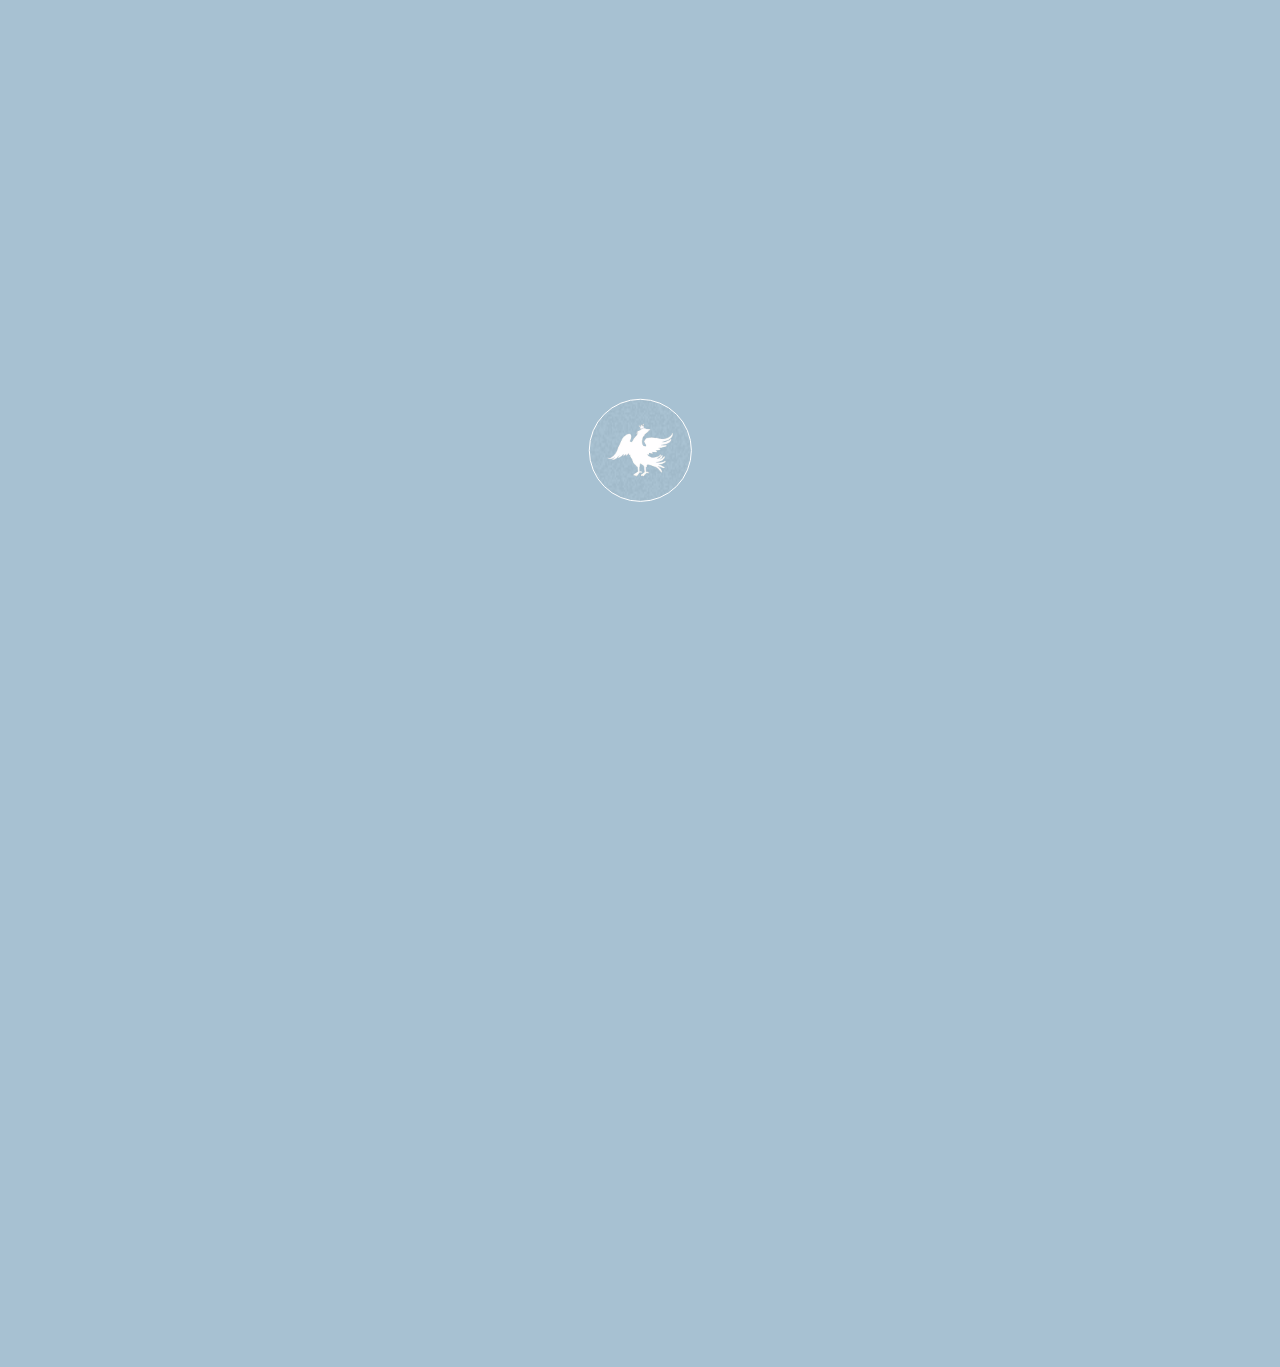
<file: index.html>
<!DOCTYPE html>
<html lang="ru" class="intro">
<head>
<meta charset="utf-8">
<meta name="viewport" content="width=1920">
<title>Русская сказка — концепт</title>
<!--
  Точная вёрстка фрейма «главный экран» из Figma
  (файл Wh5jTBgMaK1ldmUnrPYVTc, узел 1773:42), 1920×885.
  Все координаты, размеры, цвета и шрифты сняты из Figma, не на глаз.
  Ассеты выгружены из Figma как есть — папка figma-01/.

  ШРИФТ. У Libre Baskerville нет кириллицы. Figma рисует кириллицу в
  узлах с этим шрифтом запасным рубленым шрифтом. Здесь происходит то же:
  латиница — Libre Baskerville, кириллица — запасной Noto Sans.
-->
<link rel="stylesheet" href="fonts/fonts.css">
<link rel="stylesheet" href="fonts/fonts.css">
<style>
  :root {
    --lb: 'Libre Baskerville', 'Noto Sans', sans-serif;
    --mr: 'Manrope', sans-serif;
    --gold: #e7d5a9;
    --gold-2: #d8c69b;
  }

  * { box-sizing: border-box; }
  html, body { margin: 0; padding: 0; background: #ffffff; }
  p { margin: 0; }
  img { display: block; }

  /* Фрейм 1920×885, всё внутри — абсолютом по координатам Figma */
  .frame {
    position: relative;
    /* Фрейм закреплён на экране: прокрутка не сдвигает его, а управляет
       переходом ко второму экрану (см. «ПЕРЕХОД КО ВТОРОМУ ЭКРАНУ») */
    position: fixed; top: 0; left: 0;
    width: 1920px; height: max(885px, 100vh);
    background: #ffffff;
    overflow: hidden;
    -webkit-font-smoothing: antialiased;
  }
  .abs { position: absolute; }
  .crop { position: absolute; inset: 0; overflow: hidden; }
  .crop > img { position: absolute; max-width: none; }

  /* --- Живой hero: одна фотография дважды, чтобы без шва заполнить 1920px --- */
  .img41 { left: 317px; top: 0; width: 1603px; height: 885px; }
  .img42 { left: 0;     top: 0; width: 1603px; height: 885px; }
  .img41 img, .img42 img { left: 0; top: -14.27%; width: 100%; height: 120.75%; }

  /* --- Логотип (image 34) --------------------------------------------------- */
  /* Правка: логотип 55×70 (в Figma 77×99; уменьшали до 50×64, затем +10%),
     пропорция та же, левый и верхний отступ прежние */
  .logo { left: 44px; top: 15px; width: 55px; height: 70px; }
  .logo img { left: -59.21%; top: -11.95%; width: 214.47%; height: 168.94%; }

  /* --- Иконки справа сверху -------------------------------------------------- */
  .ico { width: 30px; height: 30px; }
  .ico--user { left: 1213px; top: 34px; }
  .ico--bag  { left: 1261px; top: 34px; }
  .ico__in { position: absolute; }
  .ico--user .ico__in { left: 8.8px; top: 7px; width: 12.4px; height: 15.5px; }
  /* Отрицательные отступы Figma (−3.23% −4.03% −1.52% −4.03%) переведены в px */
  .ico--user .ico__in img { position: absolute; left: -0.5px; top: -0.5px; width: 13.4px; height: 16.236px; }
  .ico--bag .ico__in { left: 7px; top: 6px; width: 16.757px; height: 18px; }
  /* (−2.78% −2.23% −2.78% −2.26%) */
  .ico--bag .ico__in img { position: absolute; left: -0.379px; top: -0.5px; width: 17.51px; height: 19px; }
  .ring40 { width: 40px; height: 40px; top: 30px; }
  .ring40 img { width: 100%; height: 100%; }
  /* контур кругов иконок — ровно 1px при любом масштабе, плотнее (в макете 30% прозрачности, терялся) */
  .ring40 svg:not(.dk) { opacity: calc(1 - var(--h, 0)); }

  /* --- Боковая панель (Rectangle 1) ------------------------------------------ */
  .panel {
    /* Правка: ширина 560 (в Figma 593), прижата к правому краю */
    left: 1360px; top: 0; width: 560px; height: 885px;
    background: rgba(145,184,213,.6);
    -webkit-backdrop-filter: blur(48.05px);
    backdrop-filter: blur(48.05px);
  }


  /* --- Тексты ---------------------------------------------------------------- */
  /* Правка: поднят на 10px (в Figma top 630) */
  .t-title {
    left: 40px; top: 620px;
    /* Правка: шрифт Forum (в Figma Libre Baskerville) — римские капители */
    font-family: 'Forum', serif; font-weight: 400;
    font-size: 120px; line-height: 149px; letter-spacing: 0;
    text-transform: uppercase; white-space: nowrap;
    color: var(--gold);
  }
  /* Правка: легче — Regular вместо Medium, выделение Medium вместо SemiBold */
  .t-lead {
    left: 49px; top: 505px; width: 612px;
    font-family: var(--mr); font-weight: 400;
    font-size: 18px; line-height: 25px;
    color: #ffffff;
  }
  .t-lead b { font-weight: 500; color: var(--gold-2); }

  /* «смотреть коллекции» + стрелка (Frame 9) */
  .more {
    left: 1627px; top: 771px;
    display: flex; align-items: center; gap: 8px;
  }
  .more { text-decoration: none; }
  .more p {
    font-family: var(--mr); font-weight: 500;
    font-size: 12px; line-height: 16px;
    text-transform: uppercase; white-space: nowrap;
    color: #ffffff;
  }
  .more img { width: 6px; height: 8px; }

  /* Шапка: кнопка меню + пункты (Frame 8) */
  .nav {
    left: 157px; top: 30px;
    display: flex; align-items: center; gap: 30px;
  }
  .menu {
    /* Правка: высота 40 — как у кругов «кабинет» и «корзина» */
    display: flex; align-items: center; gap: 10px;
    box-sizing: border-box; height: 40px; padding: 0 12px;
    border: 1px solid rgba(255,255,255,.71);
  }
  .menu__lines { position: relative; width: 24px; height: 5px; }
  .menu__lines img { position: absolute; left: 0; right: 0; top: -2px; bottom: 0; width: 100%; height: 7px; }
  /* Правка: меню на Manrope Medium (в Figma Libre Baskerville Medium).
     Высота строки 15px оставлена, чтобы кнопка «Меню» осталась 33px */
  .nav p, .nav__items {
    font-family: var(--mr); font-weight: 500;
    font-size: 12px; line-height: 15px;
    text-transform: uppercase; white-space: nowrap;
    color: #ffffff;
  }
  .nav__items { display: flex; align-items: center; gap: 20px; }
  .nav__items a { color: inherit; text-decoration: none; }

  /* Кириллица на запасном шрифте в браузере на 1–6px уже, чем в Figma.
     Чтобы соседние элементы не съезжали, ширины блоков взяты из Figma. */
  .t-title { width: 975px; }

  /* Счётчик 1/3 с дугой прогресса (Group 2) */
  .count {
    left: 1515px; top: 770px;
    font-family: var(--mr); font-weight: 500;
    font-size: 14px; line-height: 19px;
    text-transform: uppercase; white-space: nowrap;
    color: #ffffff;
  }
  .count__roll {
    display: inline-block; position: relative; overflow: hidden;
    height: 19px; vertical-align: top; color: var(--gold);
  }
  .count__n { display: block; }
  .ring50 {
    left: 1500px; top: 754px; width: 50px; height: 50px;
    padding: 0; border: 0; background: none; cursor: pointer;
  }
  .ring50 > img { position: absolute; inset: 0; width: 100%; height: 100%; }
  .prog { position: absolute; inset: 0; width: 100%; height: 100%; overflow: visible; transform: rotate(-90deg); }
  .prog circle {
    fill: none; stroke: #E7D5A9; stroke-width: 1.33;
    stroke-dasharray: 152.87; stroke-dashoffset: 76.4;   /* длина окружности 2π·24.33 */
    transition: stroke-dashoffset 1.1s cubic-bezier(.77, 0, .18, 1);
  }

  /* --- Коллекции в правом блоке ---------------------------------------------
     Правки (относительно исходного фрейма): шрифт названий Cormorant Garamond
     Medium; фото 280×421 как в карточке «Штандарт» (1925:38); описание 14px
     по центру, 25px под фото; всё — по оси панели x=1640. */
  .coll { left: 1500px; top: 0; width: 280px; height: 740px; }
  .slide { visibility: hidden; }
  .slide.is-active, .slide.is-leaving { visibility: visible; }
  /* Карточка со страницей коллекции — кликабельна (фото и название) */
  .slide[data-href].is-active .s-photo, .slide[data-href].is-active .s-title { cursor: pointer; }
  .slide > * { position: absolute; left: 0; width: 280px; }

  .s-label {
    top: 98px;
    font-family: var(--mr); font-weight: 500;   /* правка: мелкие подписи — Manrope, как меню */
    font-size: 12px; line-height: 15px;
    text-transform: uppercase; text-align: center; white-space: nowrap;
    color: #ffffff;
  }
  /* Правка: название опущено на 8px (138 → 146) и заходит на фото на ~21px */
  .s-title { top: 146px; height: 70px; overflow: hidden; z-index: 3; }   /* запас под выносные элементы: две строки ≈ 64–67px */
  .s-title p {
    font-family: 'Forum', serif; font-weight: 400; letter-spacing: .02em;
    font-size: 30px; line-height: 32px;
    text-transform: uppercase; text-align: center;
    color: #ffffff;
  }
  .s-photo { top: 189px; height: 421px; overflow: hidden; z-index: 1; }
  .s-photo img { width: 100%; height: 100%; object-fit: cover; display: block; }
  .s-desc { top: 635px; }
  .s-desc p {
    font-family: var(--mr); font-weight: 400;
    font-size: 14px; line-height: 19px;
    text-align: center; color: #ffffff;
  }

  /* =====================================================================
     ПРЕЛОАДЕР
     Фон #A7C1D2. По центру тонкий белый круг, в нём белая птица.
     1. Круг прорисовывается, в нём снизу вверх поднимается птица.
     2. Внутри круга проявляется фон первого экрана; птица остаётся поверх.
     3. Круг раскрывается на весь экран (как у Parade), птица уходит.
     4. Появляется интерфейс. Сама вёрстка экрана по Figma не меняется.
     Пропуск: ?nointro в адресе или системная настройка «уменьшить движение».
     ===================================================================== */

  /* Размер птицы и круга */
  :root { --bw: 100px; --ring: 77px; }

  /* Радиус круга-окна; регистрируем, чтобы его можно было анимировать */
  @property --r { syntax: '<length>'; inherits: true; initial-value: 77px; }

  html.intro, html.intro body { background: #A7C1D2; overflow: hidden; }

  /* Центр круга = центр экрана. Белый фон фрейма на время заставки
     прозрачный — иначе круг был бы белым диском и птица в нём пропала */
  .frame.is-intro {
    background: transparent;
    -webkit-mask-image: radial-gradient(circle at var(--cx) var(--cy), #000 calc(var(--r) - .5px), transparent var(--r));
            mask-image: radial-gradient(circle at var(--cx) var(--cy), #000 calc(var(--r) - .5px), transparent var(--r));
    transition: --r 1.35s cubic-bezier(.76, 0, .2, 1);
  }

  /* Фон в круге сначала скрыт, потом проявляется. Панель — часть фона:
     закрывает шов между двумя копиями фото на x=1603 */
  .frame .img41, .frame .img42, .frame .panel { transition: opacity 1s ease; }
  .frame.is-intro:not(.is-fill) .img41,
  .frame.is-intro:not(.is-fill) .img42,
  .frame.is-intro:not(.is-fill) .panel { opacity: 0; }
  .frame.is-intro .img41 img, .frame.is-intro .img42 img { transform: scale(1.08); }
  .frame .img41 img, .frame .img42 img { transition: transform 2.6s cubic-bezier(.2, .7, .2, 1); }

  /* Интерфейс ждёт, пока экран откроется */
  .frame > .abs:not(.img41):not(.img42):not(.panel) {
    transition: opacity .9s ease, transform .9s cubic-bezier(.2, .7, .2, 1);
    transition-delay: var(--d, 0s);
  }
  .frame.is-intro > .abs:not(.img41):not(.img42):not(.panel) { opacity: 0; transform: translateY(14px); }
  .frame.is-intro > .coll, .frame.is-intro > .more,
  .frame.is-intro > .count, .frame.is-intro > .ring50 { transform: translateX(30px); }
  .frame > .logo, .frame > .nav, .frame > .ico, .frame > .ring40 { --d: 0s; }
  .frame > .t-lead  { --d: .12s; }
  .frame > .t-title { --d: .22s; }
  .frame > .coll { --d: .3s; }
  .frame > .more, .frame > .count, .frame > .ring50 { --d: .48s; }

  /* Логотип прелоадера: белая птица в белом круге, без тени.
     Птица центрирована по кругу (её силуэт 199×162). */
  .intro-mark { position: fixed; inset: 0; z-index: 50; pointer-events: none; }
  .intro-mark__bird {
    position: absolute; display: block;
    width: var(--bw); height: calc(var(--bw) * 162 / 199);
    left: calc(var(--cx) - var(--bw) / 2);
    top:  calc(var(--cy) - var(--bw) * 162 / 199 / 2);
  }
  .intro-mark__bird img, .pbird { width: 100%; height: 100%; display: block; overflow: visible; }
  /* Взмах крыльев у птицы заставки — тот же, что у логотипа в шапке */
  .pbird .wing--l { transform-origin: 110px 50px; animation: flapL 1.05s cubic-bezier(.45,0,.35,1) 1.75s both; }
  .pbird .wing--r { transform-origin: 120px 64px; animation: flapR 1.05s cubic-bezier(.45,0,.35,1) 1.75s both; }
  @media (prefers-reduced-motion: reduce) { .pbird .wing { animation: none; } }
  .intro-mark__ring {
    position: absolute; overflow: visible;
    width: calc(var(--ring) * 2); height: calc(var(--ring) * 2);
    left: calc(var(--cx) - var(--ring)); top: calc(var(--cy) - var(--ring));
  }

  /* 1. Круг прорисовывается тонкой линией, по часовой стрелке от верха */
  .intro-mark__ring circle {
    fill: none; stroke: #ffffff; stroke-width: 1; vector-effect: non-scaling-stroke;
    stroke-dasharray: 575; stroke-dashoffset: 575;
    transform: rotate(-90deg); transform-origin: 92px 92px;
    animation: ring-draw 1.2s cubic-bezier(.65, 0, .35, 1) .1s forwards;
  }
  @keyframes ring-draw { to { stroke-dashoffset: 0; } }

  /* …и в нём снизу вверх поднимается птица */
  .intro-mark__bird {
    clip-path: inset(100% 0 0 0);
    opacity: 0; transform: translateY(18px) scale(.97); filter: blur(6px);
    animation: bird-rise 1.1s cubic-bezier(.2, .7, .2, 1) .55s forwards;
  }
  @keyframes bird-rise {
    to { clip-path: inset(0 0 0 0); opacity: 1; transform: none; filter: blur(0); }
  }

  /* 3. Круг раскрывается: линия и птица уходят */
  .intro-mark__ring, .intro-mark.is-open .intro-mark__bird {
    transition: opacity .6s ease, transform .9s cubic-bezier(.2, .7, .2, 1);
  }
  .intro-mark.is-open .intro-mark__ring { opacity: 0; transform: scale(1.4); }
  .intro-mark.is-open .intro-mark__bird {
    animation: none; clip-path: none; filter: none;
    opacity: 0; transform: scale(1.25);
  }
  .intro-mark.is-gone { display: none; }

  /* =====================================================================
     ПЕРЕХОД КО ВТОРОМУ ЭКРАНУ — по прокрутке (Figma: Frame 5 1777:157,
     Frame 6 1777:196)
     1. 0–700px прокрутки, всё одновременно: правая панель раскрывается влево
        на весь экран и из голубой становится тёплой серо-бежевой
        (#E1DDD6→#ECEAE7, 87%), шапка темнеет, иконки уезжают в угол;
        карточка коллекции уходит вверх, снизу поднимается второй экран —
        каждый блок проявляется, входя в кадр и попадая на светлый лист.
     2. Дальше — докручиваем второй экран до низа (он высотой 1166px).
     Значения: --c цвет панели, --h цвет шапки, --ix сдвиг иконок,
     --cardY/--cardY2 сдвиг карточки, --s2Y сдвиг второго экрана.
     ===================================================================== */

  .panel { z-index: 2; background: rgba(145,184,213, calc(.6 * (1 - var(--c, 0)))); }
  .panel::after {
    content: ''; position: absolute; inset: 0; pointer-events: none;
    background: linear-gradient(179.94deg, rgba(225,221,214,.87) 0%, rgba(236,234,231,.87) 99.908%);
    opacity: var(--c, 0);
  }
  .s2 { z-index: 3; }

  /* Свечение: из центра экрана разгорается тёплый золотой свет — как от бра
     и свечей на фото салона. Лежит на листе под контентом второго экрана.
     --glow 0…1 — насколько разгорелось (задаёт сценарий прокрутки). */
  .glow {
    position: absolute; left: 0; top: 0; width: 1920px; height: 100%;
    z-index: 3; pointer-events: none;
    mix-blend-mode: soft-light;   /* теплит и светлит лист, не выбеливая его */
    opacity: var(--glow, 0);
  }
  .glow::before, .glow::after {
    content: ''; position: absolute; left: 50%; top: 50%;
    border-radius: 50%;
    translate: -50% -50%;
    scale: calc(.45 + var(--glow, 0) * .65);
  }
  /* широкий тёплый ореол */
  .glow::before {
    width: 1700px; height: 1150px;
    background: radial-gradient(closest-side, rgba(255,214,150,.95), rgba(255,214,150,.4) 55%, rgba(255,214,150,0) 100%);
  }
  /* светлое ядро */
  .glow::after {
    width: 900px; height: 620px;
    background: radial-gradient(closest-side, rgba(255,248,230,1), rgba(255,240,210,.45) 60%, rgba(255,240,210,0) 100%);
  }
  .coll, .more    { z-index: 4; translate: 0 var(--cardY, 0px); }
  .count, .ring50 { z-index: 4; translate: 0 calc(var(--cardY, 0px) + var(--cardY2, 0px)); }
  .logo, .nav, .ico, .ring40 { z-index: 6; }

  /* Иконки кабинета и корзины уезжают в правый угол: 1208→1788 (+580),
     поле справа 44px — как у рамки логотипа слева (Figma, Frame 6) */
  .ico, .ring40 { translate: calc(var(--ix, 0) * 580px) 0; }

  /* Шапка темнеет: белые картинки гаснут, тёмные (#47342D) проявляются */
  .ring40 img { position: absolute; inset: 0; }
  .dk { opacity: var(--h, 0); }
  .logo .crop, .ico__in img:not(.dk), .ring40 img:not(.dk), .menu__lines img:not(.dk) { opacity: calc(1 - var(--h, 0)); }
  .logo .dk { position: absolute; inset: 0; width: 100%; height: 100%; }  /* в Figma вписан в 77×99 */
  .nav p, .nav__items { color: color-mix(in srgb, #47342d calc(var(--h, 0) * 100%), #ffffff); }
  .menu { border-color: color-mix(in srgb, rgba(71,52,45,.71) calc(var(--h, 0) * 100%), rgba(255,255,255,.71)); }

  /* --- Второй экран: координаты — из Frame 6 (1920×1142, последняя версия:
     поля 160px, фото 595×746 и 311×390, подписи «Салон» и «Бутик») -------
     Правки шрифтов по принятой системе: заголовки и подписи, набранные в
     Figma Libre Baskerville (кириллица подменялась), — Cormorant Garamond
     Medium; цитата — Lora Medium Italic, как в макете. */
  .s2 { left: 0; top: 0; width: 1920px; height: 1166px; translate: 0 var(--s2Y, 454px); }
  .s2 > * { position: absolute; margin: 0; }
  .s2-kicker {
    left: 160px; top: 243px;
    /* Правка: Manrope Medium 14/18 — мелкие подписи как меню */
    font-family: var(--mr); font-weight: 500;
    font-size: 14px; line-height: 18px; text-transform: uppercase; white-space: nowrap;
    color: #4d4c4b;
  }
  .s2-h {
    left: 160px; top: 277px; width: 699px;
    /* Правка: Forum 36/40 (в Figma Libre Baskerville 40px, строка 50) */
    font-family: 'Forum', serif; font-weight: 400;
    font-size: 36px; line-height: 40px; letter-spacing: .02em; text-transform: uppercase;
    color: #4d4c4b;
  }
  .s2-text {
    left: 160px; top: 376px; width: 543px;   /* правка: −20px вслед за заголовком */
    font-family: var(--mr); font-weight: 400; font-size: 16px; line-height: 26px;   /* правка: разрядили, было 22 */
    color: #444444;
  }
  .s2-more {
    left: 160px;
    /* правка: вслед за заголовком (−20) и разрядкой абзаца (+20); на узких
       экранах текст крупнее и занимает больше строк — ссылка отходит ниже */
    top: calc(525px + (var(--kt, 1) - 1) * 390px);
    display: flex; align-items: center; gap: 8px; text-decoration: none;
    font-family: var(--mr); font-weight: 500; font-size: 12px; line-height: 16px;
    text-transform: uppercase; color: #496c85;
  }
  .s2-more img { width: 6px; height: 8px; }
  .s2-qmark { left: 147px; top: 752px; width: 27px; height: 26px; }
  .s2-quote { left: 160px; top: 794px; width: 501px; display: flex; flex-direction: column; gap: 20px; }
  .s2-quote blockquote { margin: 0; display: flex; flex-direction: column; gap: 20px; }
  /* Правка: цитата — Spectral Light Italic 26/32 (в Figma Lora 22) */
  .s2-quote blockquote p {
    font-family: 'Spectral', serif; font-style: italic; font-weight: 300;
    font-size: 26px; line-height: 28px;   /* правка: плотнее, было 32 — цитата не влезала в экран */ color: #617f95;
  }
  .s2-quote .line { width: 39px; height: 1px; display: block; }
  .s2-author { display: flex; flex-direction: column; gap: 4px; width: 243px; color: #617f95; }
  .s2-author b {
    font-family: var(--mr); font-weight: 500;
    font-size: 14px; line-height: 17px; text-transform: uppercase;
  }
  /* Правка: подпись — Manrope */
  .s2-author i {
    font-family: var(--mr); font-weight: 400; font-style: normal;
    font-size: 12px; line-height: 15px;
  }
  /* Поля 160px слева и справа — так в обновлённом Frame 6 */
  .s2-ph1 { left: 1165px; top: 396px; width: 595px; height: 746px; }
  .s2-ph2 { left: 835px;  top: 752px; width: 311px; height: 390px; }
  /* Фото — окно: картинка чуть крупнее рамки и сдвигается внутри неё (параллакс) */
  .s2-ph1, .s2-ph2 { overflow: hidden; }
  .s2-ph1 img, .s2-ph2 img { width: 100%; height: 100%; object-fit: cover; display: block; scale: 1.34; }  /* запас под ход ±60px */
  .s2-ph2 img { scale: 1.48; }   /* малое фото: запас под ход ±85px */
  .s2-lbl {
    font-family: var(--mr); font-weight: 400; font-size: 16px; line-height: 22px;
    color: #444444; white-space: nowrap;
  }
  .s2-lbl--salon  { left: 1165px; top: 364px; }
  .s2-lbl--butik  { left: 835px;  top: 718px; }

  /* Затемнение по краям кадра: сверху — чтобы шапка не терялась на светлых
     местах фотографии, снизу — чтобы заголовок читался. Оба слоя сходят на
     нет при переходе ко второму экрану, где фон уже светлый. */
  /* слой 0: выше фотографии, но ниже панели второго экрана и текста —
     иначе заголовок оставался бы поверх второго экрана */
  .top-shade, .bot-shade { position: absolute; left: 0; width: 1920px; z-index: 0; pointer-events: none; }
  .top-shade { top: 0; height: 210px; opacity: calc(1 - var(--h, 0));
    background: linear-gradient(to bottom, rgba(20,28,38,.38), rgba(20,28,38,.15) 45%, rgba(20,28,38,0)); }
  .bot-shade { bottom: 0; height: 420px; opacity: calc(1 - var(--c, 0));
    background: linear-gradient(to top, rgba(20,28,38,.45), rgba(20,28,38,.16) 45%, rgba(20,28,38,0)); }

  /* Докрутка ниже макета: под шапкой — матовое размытие. Всё, что уезжает
     под шапку (карточка коллекции), затуманивается и сходит на нет книзу. */
  .top-veil {
    /* Правка: шапка заканчивается на 80px — по линии под меню и иконками */
    position: absolute; left: 0; top: 0; width: 1920px; height: 80px;
    z-index: 5; pointer-events: none;
    -webkit-backdrop-filter: blur(16px); backdrop-filter: blur(16px);
    background: rgba(225,221,214,.25);
    -webkit-mask-image: linear-gradient(to bottom, #000 80%, transparent 100%);
            mask-image: linear-gradient(to bottom, #000 80%, transparent 100%);
    opacity: var(--veil, 0);
  }
  .coll, .more, .count, .ring50 { opacity: calc(1 - var(--veil, 0)); }

  /* Высота прокрутки задаётся сценарием */
  .scroll-space { height: 100vh; }

  /* Ховер на фото коллекции (только у карточек со страницей — data-href): фото чуть укрупняется, снизу выезжает светлая плашка «смотреть коллекцию» */
  .s-photo img { transition: scale .9s cubic-bezier(.2,.7,.2,1); }
  .slide[data-href].is-active .s-photo:hover img { scale: 1.06; }
  .s-more {
    position: absolute; left: 0; right: 0; bottom: 0; z-index: 2;
    display: flex; align-items: center; justify-content: center; gap: 8px;
    padding: 15px 0 14px;
    background: rgba(250,247,243,.42);                     /* матовое стекло: фото видно сквозь размытие */
    -webkit-backdrop-filter: blur(18px) saturate(1.1); backdrop-filter: blur(18px) saturate(1.1);
    font-family: var(--mr); font-weight: 500; font-size: 12px; line-height: 16px;
    text-transform: uppercase; color: #47342d;
    opacity: 0; transform: translateY(14px); pointer-events: none;
    transition: opacity .45s ease, transform .55s cubic-bezier(.2,.7,.2,1);
  }
  .s-more img { width: 6px; height: 8px; filter: brightness(0) saturate(100%) invert(20%) sepia(14%) saturate(900%) hue-rotate(330deg); }  /* стрелка — тёмная, как текст */
  .slide[data-href].is-active .s-photo:hover .s-more { opacity: 1; transform: none; }

  /* Взмах крыльев логотипа при наведении (белый и тёмный вариант) */
  .logo { cursor: pointer; }
  .logo .crop > svg.bird { position: absolute; left: -59.21%; top: -11.95%; width: 214.47%; height: 168.94%; overflow: visible; }
  .logo svg.dk { position: absolute; inset: 0; width: 100%; height: 100%; overflow: visible; }
  .logo .crop { overflow: visible; }
  .wing { transform-box: view-box; }
  .bird--w .wing--l { transform-origin: 228px 118px; }
  .bird--w .wing--r { transform-origin: 262px 112px; }
  .bird--d .wing--l { transform-origin: 188px 150px; }
  .bird--d .wing--r { transform-origin: 262px 132px; }
  .logo:hover .wing--l { animation: flapL 1.1s cubic-bezier(.45,0,.35,1); }
  .logo:hover .wing--r { animation: flapR 1.1s cubic-bezier(.45,0,.35,1); }
  @keyframes flapL { 0% { rotate: 0deg; } 22% { rotate: 11deg; } 45% { rotate: -4deg; } 68% { rotate: 6deg; } 100% { rotate: 0deg; } }
  @keyframes flapR { 0% { rotate: 0deg; } 22% { rotate: -11deg; } 45% { rotate: 4deg; } 68% { rotate: -6deg; } 100% { rotate: 0deg; } }
  @media (prefers-reduced-motion: reduce) { .logo:hover .wing { animation: none; } }

  /* =====================================================================
     ЖИВОЙ КАДР — синемаграф «Вечер в салоне»
     Камера медленно наезжает и отъезжает (22 с в каждую сторону), лампы
     тепло светятся и мерцают, у абажуров плавают пылинки, поверх кадра —
     у абажуров плавают пылинки, поверх кадра — едва заметное плёночное зерно.
     ===================================================================== */
  .img41 .crop, .img42 .crop { will-change: transform; transform-origin: 48% 46%; }
  .live { position: absolute; left: 0; top: -14.27%; width: 100%; height: 120.75%; pointer-events: none; }
  .live i { position: absolute; border-radius: 50%; translate: -50% -50%; mix-blend-mode: screen; }
  /* ореол на стене */
  .halo { width: 24%; aspect-ratio: 1.4; opacity: calc(var(--f, 1) * var(--k));
          background: radial-gradient(closest-side, rgba(255,190,140,.62), rgba(255,175,130,.24) 50%, rgba(255,175,130,0)); }
  /* светящийся абажур */
  .bulb { width: 7.5%; aspect-ratio: 1.5; opacity: calc(var(--f, 1) * var(--k));
          background: radial-gradient(closest-side, rgba(255,232,200,.95), rgba(255,205,165,.45) 55%, rgba(255,205,165,0)); }
  .dust { position: absolute; inset: 0; }
  /* правка: пылинки мельче — 1.6px вместо 3, свечение слабее */
  .dust b { position: absolute; width: 1.6px; height: 1.6px; border-radius: 50%;
            background: rgba(255,236,210,.85); box-shadow: 0 0 3px rgba(255,220,180,.65); mix-blend-mode: screen; }
  .grain { position: absolute; left: 0; top: 0; width: 1920px; height: 885px; pointer-events: none;
           opacity: .045; mix-blend-mode: overlay; }
  @media (prefers-reduced-motion: reduce) { .grain, .dust { display: none; } }

  /* Ховер на фото коллекции (только у карточек со страницей — data-href): фото чуть укрупняется, снизу выезжает светлая плашка «смотреть коллекцию» */
  .s-photo img { transition: scale .9s cubic-bezier(.2,.7,.2,1); }
  .slide[data-href].is-active .s-photo:hover img { scale: 1.06; }
  .s-more {
    position: absolute; left: 0; right: 0; bottom: 0; z-index: 2;
    display: flex; align-items: center; justify-content: center; gap: 8px;
    padding: 15px 0 14px;
    background: rgba(250,247,243,.42);                     /* матовое стекло: фото видно сквозь размытие */
    -webkit-backdrop-filter: blur(18px) saturate(1.1); backdrop-filter: blur(18px) saturate(1.1);
    font-family: var(--mr); font-weight: 500; font-size: 12px; line-height: 16px;
    text-transform: uppercase; color: #47342d;
    opacity: 0; transform: translateY(14px); pointer-events: none;
    transition: opacity .45s ease, transform .55s cubic-bezier(.2,.7,.2,1);
  }
  .s-more img { width: 6px; height: 8px; filter: brightness(0) saturate(100%) invert(20%) sepia(14%) saturate(900%) hue-rotate(330deg); }  /* стрелка — тёмная, как текст */
  .slide[data-href].is-active .s-photo:hover .s-more { opacity: 1; transform: none; }

  /* Взмах крыльев логотипа при наведении (белый и тёмный вариант) */
  .logo { cursor: pointer; }
  .logo .crop > svg.bird { position: absolute; left: -59.21%; top: -11.95%; width: 214.47%; height: 168.94%; overflow: visible; }
  .logo svg.dk { position: absolute; inset: 0; width: 100%; height: 100%; overflow: visible; }
  .logo .crop { overflow: visible; }
  .wing { transform-box: view-box; }
  .bird--w .wing--l { transform-origin: 228px 118px; }
  .bird--w .wing--r { transform-origin: 262px 112px; }
  .bird--d .wing--l { transform-origin: 188px 150px; }
  .bird--d .wing--r { transform-origin: 262px 132px; }
  .logo:hover .wing--l { animation: flapL 1.1s cubic-bezier(.45,0,.35,1); }
  .logo:hover .wing--r { animation: flapR 1.1s cubic-bezier(.45,0,.35,1); }
  @keyframes flapL { 0% { rotate: 0deg; } 22% { rotate: 11deg; } 45% { rotate: -4deg; } 68% { rotate: 6deg; } 100% { rotate: 0deg; } }
  @keyframes flapR { 0% { rotate: 0deg; } 22% { rotate: -11deg; } 45% { rotate: 4deg; } 68% { rotate: -6deg; } 100% { rotate: 0deg; } }
  @media (prefers-reduced-motion: reduce) { .logo:hover .wing { animation: none; } }

  /* ===== Адаптация (см. скрипт в <head>) ================================ */
  html, body { overflow-x: hidden; }
  .frame { scale: var(--sk, 1); transform-origin: 0 0; height: max(885px, var(--dh, 885px)); }
  .img41, .img42, .panel, .grain { height: 100%; }
  /* нижняя группа первого экрана — к низу, правая колонка — по центру */
  .t-title { translate: 0 var(--dy, 0px); }
  .coll { translate: 0 calc(var(--cardY, 0px) + var(--dy, 0px) / 2 * (1 - var(--pp, 0)) - var(--dy, 0px) * var(--pp, 0)); }
  .more { translate: 0 calc(var(--cardY, 0px) + var(--dy, 0px) / 2 * (1 - var(--pp, 0)) - var(--dy, 0px) * var(--pp, 0) + (var(--kds, 1) - 1) * 110px * (1 - var(--pp, 0))); }
  /* на узких экранах описание набрано крупнее и становится выше —
     счётчик и ссылка отходят вниз, чтобы не слипаться с текстом */
  .count, .ring50 { translate: 0 calc(var(--cardY, 0px) + var(--cardY2, 0px) + var(--dy, 0px) / 2 * (1 - var(--pp, 0)) - var(--dy, 0px) * var(--pp, 0) + (var(--kds, 1) - 1) * 110px * (1 - var(--pp, 0))); }
  /* Размеры текста на экране заданы целями (см. скрипт в <head>) */
  .nav p, .nav__items, .more p, .s-label, .s-more, .s2-more, .s2-author i {
    font-size: calc(12px * var(--k12, 1)); line-height: calc(15px * var(--k12, 1)); }
  .s2-kicker, .s2-author b {
    font-size: calc(14px * var(--kd, 1)); line-height: calc(19px * var(--kd, 1)); }
  /* счётчик увеличиваем целиком вокруг центра — цифры остаются в центре кружка */
  .count { transform-origin: center; scale: var(--kd, 1); }
  .s-desc p { font-size: calc(14px * var(--kds, 1)); line-height: calc(19px * var(--kds, 1)); }
  /* кружок счётчика растёт вместе с цифрами — пропорции как на 1920 */
  .ring50 { scale: var(--kd, 1); }
  .t-lead { font-size: calc(18px * var(--kl, 1)); line-height: calc(24px * var(--kl, 1));
            /* колонка расширяется вместе с набором — строк остаётся четыре */
            width: calc(612px * var(--kl, 1));
            /* абзац набран крупнее и стал выше — поднимаем его, чтобы не слипался с заголовком */
            translate: 0 calc(var(--dy, 0px) - (var(--kl, 1) - 1) * 100px); }
  .t-title { font-size: calc(120px * var(--kh, 1)); line-height: calc(149px * var(--kh, 1)); }
  .s2-text, .s2-lbl { font-size: calc(16px * var(--kt, 1)); line-height: calc(26px * var(--kt, 1)); }
  /* текст второго экрана набран крупнее и занимает больше строк —
     ссылка «Подробнее» отходит вниз, чтобы не наезжать на него */

  /* ссылка «Смотреть коллекции» прижата к правому краю фото: при более
     крупном тексте она растёт влево и не уезжает за панель */
  .more { left: auto; right: 140px; }

  /* ===== Шапка на экранах уже 1920 — чуть крупнее (--hb) ================ */
  .logo { transform-origin: 0 0; scale: var(--hb, 1); top: var(--logotop, 15px); }
  .nav  { transform-origin: 0 50%; scale: var(--hb, 1); translate: 0 calc(-1 * var(--hshift, 0px)); }
  .nav p, .nav__items { font-size: 12px; line-height: 15px; }   /* текст растёт вместе с шапкой */
  /* иконки растут от правого края; «кабинет» отодвигается влево, чтобы зазор остался 8px */
  .ico, .ring40 { scale: var(--hb, 1); translate: calc(var(--ix, 0) * 580px) calc(-1 * var(--hshift, 0px)); }
  .ring40 { transform-origin: 100% 50%; }
  .ico { transform-origin: calc(100% + 5px) 50%; }
  .ico--user, .ring40[style*="left:1208"] { translate: calc(var(--ix, 0) * 580px - (var(--hb, 1) - 1) * 40px) calc(-1 * var(--hshift, 0px)); }
  .top-veil { height: var(--band, 80px); }
</style>
<script>
/* ===== Адаптация под ширину экрана =====================================
   Макет собран в координатах 1920. На экранах уже 1920 (например, 1440)
   всё пропорционально масштабируется: --sk = ширина / 1920.
   --dh — высота экрана в координатах макета (первый экран заполняет её
   целиком), --tb — поправка для мелкого текста, чтобы он не мельчал. */
(() => {
  const r = document.documentElement;
  const BAND = 80;   // высота полосы шапки в макете
  const fit = () => {
    const vw = r.clientWidth || innerWidth;                  // ширина без полосы прокрутки
    const sk = Math.min(1, vw / 1920), dh = innerHeight / sk;
    window.SK = sk; window.DH = dh;
    r.style.setProperty('--sk', sk);
    r.style.setProperty('--dh', dh + 'px');
    r.style.setProperty('--dy', Math.max(0, dh - 885) + 'px');
    // Шапка держит свой размер: текст меню на экране всегда 12px, до 1280
    // включительно. --hb компенсирует общее уменьшение страницы.
    r.style.setProperty('--hb', Math.max(1, Math.min(1.5, 1 / sk)).toFixed(3));
    // ...но поля сверху и снизу на узких экранах поджимаются, иначе шапка
    // выглядит тяжёлой рядом с уменьшенным контентом. Значения — в пикселях
    // экрана, в координаты макета переводим делением на масштаб.
    const t = Math.min(.35, 1 - sk);                    // насколько экран уже 1920
    r.style.setProperty('--logotop', (15 - 28 * t) / sk + 'px');   // отступ логотипа сверху: 15 → 8 на 1440
    r.style.setProperty('--hshift',  (14 * t) / sk + 'px');        // меню и иконки подтягиваются вверх
    r.style.setProperty('--band',    (80 - 28 * t) / sk + 'px'); // высота полосы шапки
    r.style.setProperty('--tb', Math.min(1.25, Math.pow(1 / sk, .5)).toFixed(3));
    // Размеры текста на экране: на 1920 — как в макете, на 1440 подписи 12,
    // описание и счётчик 14, абзац сверху 16, текст второго экрана 14.
    const e = Math.min(1, (1 - sk) / .25);
    const k = (d, target) => ((d + (target - d) * e) / (d * sk)).toFixed(4);
    r.style.setProperty('--k12', k(12, 12));   // мелкие подписи
    r.style.setProperty('--kd',  k(14, 14));   // описание, счётчик, подписи 14
    r.style.setProperty('--kl',  k(18, 16));   // абзац на первом экране
    r.style.setProperty('--kt',  k(16, 14));   // текст и подписи второго экрана
    r.style.setProperty('--kh',  k(120, 100)); // «Русская сказка»
    r.style.setProperty('--ring', 77 * sk + 'px');    // круг заставки
    r.style.setProperty('--bw',  100 * sk + 'px');    // птица заставки
    r.style.setProperty('--kds', k(14, 12));   // описание коллекции
  };
  fit(); addEventListener('resize', fit);
  // когда страница построена, может появиться полоса прокрутки — пересчитываем
  const recheck = () => { const old = window.SK; fit(); if (window.SK !== old) dispatchEvent(new Event('resize')); };
  addEventListener('DOMContentLoaded', recheck); addEventListener('load', recheck);
})();
</script>
</head>
<body>


<!-- Прелоадер: белый логотип по центру. Удаляется сценарием после заставки. -->
<div class="intro-mark" aria-hidden="true">
  <div class="intro-mark__bird">
    <svg class="pbird" viewBox="0 0 199 162" aria-hidden="true">
      <defs>
        <clipPath id="pbB"><path clip-rule="evenodd" d="M0 0H199V162H0Z M76 50 L44 70 L10 94 L-8 116 L16 128 L56 116 L82 94 Z M150 46 L178 38 L205 28 L200 54 L176 66 L152 76 Z"/></clipPath>
        <clipPath id="pbL"><path d="M120 24 L88 34 L48 58 L12 84 L-8 110 L14 124 L54 116 L90 94 L112 72 L122 44 Z"/></clipPath>
        <clipPath id="pbR"><path d="M106 72 L138 46 L172 36 L206 26 L201 56 L168 72 L136 84 L110 88 Z"/></clipPath>
      </defs>
      <g clip-path="url(#pbB)"><image href="figma-01/logo-bird.png" width="199" height="162" preserveAspectRatio="none"/></g>
      <g class="wing wing--l" clip-path="url(#pbL)"><image href="figma-01/logo-bird.png" width="199" height="162" preserveAspectRatio="none"/></g>
      <g class="wing wing--r" clip-path="url(#pbR)"><image href="figma-01/logo-bird.png" width="199" height="162" preserveAspectRatio="none"/></g>
    </svg>
  </div>
  <svg class="intro-mark__ring" viewBox="0 0 184 184"><circle cx="92" cy="92" r="91.5"/></svg>
</div>

<div class="frame is-intro" data-node-id="1773:42">

  <div class="abs img41" data-node-id="1773:50">
    <div class="crop">
      <img class="hero-photo" src="hero/интерьер-hero.jpg" alt="Интерьер ювелирного дома Русская сказка">
    </div>
  </div>

  <div class="abs img42" data-node-id="1773:59">
    <div class="crop">
      <img class="hero-photo" src="hero/интерьер-hero.jpg" alt="">
      <div class="live" aria-hidden="true"><i class="halo" style="left:49.200%;top:46.600%;--k:1.0"></i><i class="bulb" style="left:49.200%;top:46.600%;--k:1.0"></i><span class="dust" data-x="0.492" data-y="0.466"></span><i class="halo" style="left:76.600%;top:45.400%;--k:0.85"></i><i class="bulb" style="left:76.600%;top:45.400%;--k:0.85"></i><span class="dust" data-x="0.766" data-y="0.454"></span></div>
    </div>
    <div class="shade"></div>
  </div>
  <canvas class="grain" aria-hidden="true"></canvas>
  <div class="top-shade" aria-hidden="true"></div>
  <div class="bot-shade" aria-hidden="true"></div>

  <div class="abs ico ico--user" data-node-id="1775:127">
    <div class="ico__in"><img src="figma-01/dfbbd.svg" alt=""><img class="dk" src="figma-02/08920.svg" alt=""></div>
  </div>
  <div class="abs ico ico--bag" data-node-id="1775:131">
    <div class="ico__in"><img src="figma-01/3e378.svg" alt=""><img class="dk" src="figma-02/9d82c.svg" alt=""></div>
  </div>

  <div class="abs logo" data-node-id="1773:46">
    <div class="crop"><svg class="bird bird--w" viewBox="0 0 489 495" preserveAspectRatio="none" role="img" aria-label="Russkaya Skazka" aria-hidden="true"><defs><clipPath id="lwB" clipPathUnits="userSpaceOnUse"><path clip-rule="evenodd" d="M0 0H489V495H0Z M118 186 L166 146 L192 115 L204 89 L214 85 L222 96 L226 116 L224 140 L212 154 L190 166 L150 182 Z M266 101 L280 97 L310 94 L343 82 L334 111 L316 128 L295 141 L276 137 L266 122 Z"/></clipPath><clipPath id="lwL" clipPathUnits="userSpaceOnUse"><path d="M118 186 L166 146 L192 115 L204 89 L216 84 L230 92 L240 116 L238 142 L218 156 L190 166 L150 182 Z"/></clipPath><clipPath id="lwR" clipPathUnits="userSpaceOnUse"><path d="M254 102 L280 97 L310 94 L343 82 L334 111 L316 128 L295 141 L272 139 L252 122 Z"/></clipPath></defs><image href="figma-01/98c15.png" width="489" height="495" preserveAspectRatio="none" clip-path="url(#lwB)"/><g class="wing wing--l"><image href="figma-01/98c15.png" width="489" height="495" preserveAspectRatio="none" clip-path="url(#lwL)"/></g><g class="wing wing--r"><image href="figma-01/98c15.png" width="489" height="495" preserveAspectRatio="none" clip-path="url(#lwR)"/></g></svg></div>
    <svg class="bird bird--d dk" viewBox="0 0 489 495" preserveAspectRatio="none" aria-hidden="true"><defs><clipPath id="ldB" clipPathUnits="userSpaceOnUse"><path clip-rule="evenodd" d="M0 0H489V495H0Z M20 214 L55 170 L95 118 L135 88 L166 82 L174 104 L176 150 L170 190 L150 204 L110 208 L60 216 Z M270 106 L300 98 L360 92 L400 84 L448 74 L446 122 L420 142 L380 164 L330 176 L292 170 L272 150 Z"/></clipPath><clipPath id="ldL" clipPathUnits="userSpaceOnUse"><path d="M20 214 L55 170 L95 118 L135 88 L168 80 L190 96 L206 140 L200 190 L160 206 L110 208 L60 216 Z"/></clipPath><clipPath id="ldR" clipPathUnits="userSpaceOnUse"><path d="M248 108 L300 98 L360 92 L400 84 L448 74 L446 122 L420 142 L380 164 L330 176 L286 174 L246 150 Z"/></clipPath></defs><image href="figma-02/2f034.png" width="489" height="495" preserveAspectRatio="none" clip-path="url(#ldB)"/><g class="wing wing--l"><image href="figma-02/2f034.png" width="489" height="495" preserveAspectRatio="none" clip-path="url(#ldL)"/></g><g class="wing wing--r"><image href="figma-02/2f034.png" width="489" height="495" preserveAspectRatio="none" clip-path="url(#ldR)"/></g></svg>
  </div>

  <div class="abs panel" data-node-id="1773:47"></div>
  <div class="glow" aria-hidden="true"></div>

  <!-- Второй экран (Figma Frame 6, 1777:196): поднимается снизу при прокрутке -->
  <section class="abs s2" data-node-id="1777:196">
    <p class="rv s2-kicker" data-depth="90"  data-from="0" data-pin>Ювелирный дом Russkaya Skazka</p>
    <h2 class="rv s2-h" data-depth="120" data-from="0.03" data-pin>Современное ювелирное<br>прочтение русского наследия</h2>
    <p class="rv s2-text" data-depth="150" data-from="0.08" data-pin>Салоны ювелирного дома «Русская Сказка» в Санкт‑Петербурге и Москве задуманы так, чтобы украшения существовали в окружении живописи. Поэтому в интерьерах всегда есть картины: и классика конца XIX — начала XX века, и работы молодых современных художников, за которыми интересно наблюдать.</p>
    <a class="rv s2-more" href="#" data-depth="170" data-from="0.12" data-pin>подробнее <img src="figma-02/e2e18.svg" alt=""></a>
    <p class="rv s2-lbl s2-lbl--salon" data-depth="320" data-from="0.15">Салон</p>
    <div class="rv s2-ph1" data-depth="320" data-from="0.15"><img src="figma-02/f404b.png" alt="Салон «Русская сказка»"></div>
    <img class="rv s2-qmark" src="figma-02/2435f.svg" alt="" data-depth="460" data-from="0.3" data-pin>
    <div class="rv s2-quote" data-depth="480" data-from="0.33" data-pin>
      <blockquote>
        <p>Я всегда отталкиваюсь от какой-то идеи или образа — литературного или живописного произведения, их исторических прототипов</p>
        <img class="line" src="figma-02/a2fcf.svg" alt="">
      </blockquote>
      <div class="s2-author"><b>Петр Аксенов</b><i>художник, ювелир</i></div>
    </div>
    <p class="rv s2-lbl s2-lbl--butik" data-depth="900" data-from="0.55" data-lag="170">Бутик</p>
    <div class="rv s2-ph2" data-depth="900" data-from="0.55" data-lag="170"><img src="figma-02/0f1b6.png" alt="Интерьер салона"></div>
  </section>

  <!-- Коллекции в правом блоке: листаются прокруткой.
       Шаблон карточки — Figma «Group 13» (1925:38): название, фото 280×421,
       описание 14px по центру. Новую коллекцию = новый <article>. -->
  <div class="abs coll" data-node-id="1925:38">
    <article class="slide is-active">
      <p class="s-label">новая Коллекция</p>
      <div class="s-photo"><img src="figma-01/89425.png" alt="Коллекция Princess Anastasia"></div>
      <div class="s-title"><p>Princess<br>Anastasia</p></div>
      <div class="s-desc"><p>Коллекция "Princess Anastasia" посвящена культуре России конца XIX начала XX века - времени правления Александра III и начала правления Николая II.</p></div>
    </article>
    <article class="slide" data-href="standart.html">
      <div class="s-photo"><img src="figma-01/standart.png" alt="Коллекция «Штандарт»"><span class="s-more">смотреть коллекцию <img src="figma-01/0a28a.svg" alt=""></span></div>
      <div class="s-title"><p>коллекция «Штандарт»</p></div>
      <div class="s-desc"><p>Коллекция вдохновлена морскими прогулками императорской семьи Николая II на яхте «Штандарт» — символе утончённого вкуса, статуса и безупречной эстетики.</p></div>
    </article>
    <article class="slide" data-node-id="1947:59">
      <p class="s-label">домашняя коллекция</p>
      <div class="s-photo"><img src="figma-01/krasavicy.png" alt="Коллекция «Русские красавицы»"></div>
      <div class="s-title"><p>русские красавицы</p></div>
      <div class="s-desc"><p>Представляем вам уникальную серию чайных пар, посвященную женским традиционным костюмам.</p></div>
    </article>
  </div>

  <p class="abs t-title" data-node-id="1773:49">Русская сказка</p>

  <a class="abs more" href="standart.html" data-node-id="1776:156">
    <p>смотреть коллекции</p>
    <img src="figma-01/0a28a.svg" alt="">
  </a>

  <p class="abs t-lead" data-node-id="1774:98"><b>Ювелирный дом Russkaya Skazka</b> — современная интерпретация русского культурного наследия, воплощённая в ювелирном искусстве. Это наследие, которому дают новую жизнь, превращая историю в украшения, которые хочется носить</p>

  <div class="abs nav" data-node-id="1774:97">
    <div class="menu" data-node-id="1774:77">
      <div class="menu__lines"><img src="figma-01/0b5e3.svg" alt=""><img class="dk" src="figma-02/94c36.svg" alt=""></div>
      <p>меню</p>
    </div>
    <div class="nav__items" data-node-id="1774:96">
      <p>новинки</p>
      <p><a href="standart.html">коллекции</a></p>
      <p>Одежда и аксессуары</p>
    </div>
  </div>

  <div class="abs ring40" style="left:1256px" data-node-id="1776:145">
    <svg viewBox="0 0 40 40" aria-hidden="true" style="position:absolute;inset:0;width:100%;height:100%;overflow:visible"><circle cx="20" cy="20" r="19.5" fill="none" stroke="#E7D5A9" stroke-opacity=".75" stroke-width="1" vector-effect="non-scaling-stroke"/></svg><svg class="dk" viewBox="0 0 40 40" aria-hidden="true" style="position:absolute;inset:0;width:100%;height:100%;overflow:visible"><circle cx="20" cy="20" r="19.5" fill="none" stroke="#47342D" stroke-opacity=".75" stroke-width="1" vector-effect="non-scaling-stroke"/></svg>
  </div>

  <p class="abs count" data-node-id="1776:153"><span class="count__roll"><span class="count__n">1</span></span>/<span class="count__total">2</span></p>
  <button class="abs ring50" data-node-id="1776:149" type="button" aria-label="Следующая коллекция">
    <img src="figma-01/4e46b.svg" alt="">
    <!-- Дуга прогресса: цвет и толщина как у дуги из Figma (#E7D5A9, ~1.3px) -->
    <svg class="prog" viewBox="0 0 50 50" aria-hidden="true"><circle cx="25" cy="25" r="24.33"/></svg>
  </button>

  <div class="abs ring40" style="left:1208px" data-node-id="1776:148">
    <svg viewBox="0 0 40 40" aria-hidden="true" style="position:absolute;inset:0;width:100%;height:100%;overflow:visible"><circle cx="20" cy="20" r="19.5" fill="none" stroke="#E7D5A9" stroke-opacity=".75" stroke-width="1" vector-effect="non-scaling-stroke"/></svg><svg class="dk" viewBox="0 0 40 40" aria-hidden="true" style="position:absolute;inset:0;width:100%;height:100%;overflow:visible"><circle cx="20" cy="20" r="19.5" fill="none" stroke="#47342D" stroke-opacity=".75" stroke-width="1" vector-effect="non-scaling-stroke"/></svg>
  </div>

  <div class="top-veil" aria-hidden="true"></div>

</div>

<!-- Пустое место под прокрутку: фрейм закреплён, прокрутка двигает слои -->
<div class="scroll-space" aria-hidden="true"></div>


<script>
/* Сценарий прелоадера. Пока грузятся фото и шрифты, крутится первая часть;
   раскрытие начинается, только когда всё загружено. */
(() => {
  const root  = document.documentElement;
  const frame = document.querySelector('.frame');
  const mark  = document.querySelector('.intro-mark');
  const skip  = /nointro/.test(location.search) || matchMedia('(prefers-reduced-motion: reduce)').matches;

  const finish = () => {
    frame.classList.remove('is-intro', 'is-fill');
    root.classList.remove('intro');
    mark.classList.add('is-gone');
  };
  if (skip) { finish(); return; }

  // Центр круга — центр экрана
  const setCenter = () => {
    const sk = window.SK || 1;
    frame.style.setProperty('--cx', 1920 / 2 + 'px'); frame.style.setProperty('--cy', innerHeight / sk / 2 + 'px');
    mark.style.setProperty('--cx', innerWidth / 2 + 'px'); mark.style.setProperty('--cy', innerHeight / 2 + 'px');
    // радиус окна = радиус контурного круга (77px на экране) в координатах макета
    if (!frame.classList.contains('is-open-r')) frame.style.setProperty('--r', '77px');
  };
  setCenter(); addEventListener('resize', setCenter);

  const wait = ms => new Promise(r => setTimeout(r, ms));
  const loaded = new Promise(r => document.readyState === 'complete' ? r() : addEventListener('load', r))
    .then(() => document.fonts.ready);

  (async () => {
    await Promise.all([loaded, wait(1750)]);   // круг нарисован, птица поднялась
    frame.classList.add('is-fill');            // фон проявляется в круге
    await wait(1200);
    // Круг раскрывается до угла экрана с запасом
    frame.classList.add('is-open-r');
    frame.style.setProperty('--r', Math.hypot(1920, innerHeight / (window.SK || 1)) / 2 * 1.2 + 'px');
    mark.classList.add('is-open');
    await wait(1150);
    finish();                                  // маску снимаем, появляется интерфейс
  })();
})();
</script>


<script>
/* Листание коллекций в правом блоке — автоматическое.
   Каждая коллекция стоит 5 секунд, после последней снова первая.
   Колесо мыши и тачпад НЕ листают: прокрутка отдана под другое действие.
   Пока курсор над правым блоком, автолистание на паузе — чтобы успеть
   прочитать. Клик по кольцу счётчика — следующая коллекция сразу. */
(() => {
  const root   = document.documentElement;
  const slides = [...document.querySelectorAll('.coll .slide')];
  const rollEl = document.querySelector('.count__roll');
  const totalEl= document.querySelector('.count__total');
  const arc    = document.querySelector('.prog circle');
  const ring   = document.querySelector('.ring50');
  const N = slides.length, C = 152.87;
  const reduce = matchMedia('(prefers-reduced-motion: reduce)').matches;

  const EASE = 'cubic-bezier(.77, 0, .18, 1)';   // шторка: плавный старт и мягкая посадка
  const SOFT = 'cubic-bezier(.2, .7, .2, 1)';    // проявление текста

  let cur = 0, busy = false;
  totalEl.textContent = N;
  const setArc = i => { arc.style.strokeDashoffset = C * (1 - (i + 1) / N); };
  setArc(0);

  const q = (el, sel) => el.querySelector(sel);
  const anim = (el, frames, opts) => el ? el.animate(frames, { fill: 'both', ...opts }) : null;

  function rollCounter(n, dir) {
    const old = rollEl.querySelector('.count__n');
    const nu = document.createElement('span');
    nu.className = 'count__n'; nu.textContent = n;
    nu.style.position = 'absolute'; nu.style.left = '0'; nu.style.top = '0';
    rollEl.appendChild(nu);
    const a = [
      old.animate([{ transform: 'translateY(0)' }, { transform: `translateY(${-100 * dir}%)` }], { duration: 700, easing: EASE, fill: 'both' }),
      nu.animate([{ transform: `translateY(${100 * dir}%)` }, { transform: 'translateY(0)' }], { duration: 700, easing: EASE, fill: 'both' }),
    ];
    Promise.all(a.map(x => x.finished)).then(() => {
      old.remove(); a[1].cancel(); nu.style.cssText = '';
    });
  }

  function go(next, dir) {
    if (busy || next < 0 || next >= N || next === cur) return;
    busy = true;
    const out = slides[cur], inn = slides[next];
    out.classList.add('is-leaving'); inn.classList.add('is-active');
    const running = [];

    if (reduce) {
      running.push(anim(out, [{ opacity: 1 }, { opacity: 0 }], { duration: 300 }));
      running.push(anim(inn, [{ opacity: 0 }, { opacity: 1 }], { duration: 300 }));
    } else {
      // Фото: новое открывается шторкой поверх старого, старое уходит вглубь
      q(inn, '.s-photo').style.zIndex = 2;
      const from = dir > 0 ? 'inset(100% 0 0 0)' : 'inset(0 0 100% 0)';
      running.push(anim(q(inn, '.s-photo'), [{ clipPath: from }, { clipPath: 'inset(0 0 0 0)' }], { duration: 1150, easing: EASE }));
      running.push(anim(q(inn, '.s-photo img'), [{ transform: 'scale(1.12)' }, { transform: 'scale(1)' }], { duration: 1500, easing: SOFT }));
      running.push(anim(q(out, '.s-photo img'),
        [{ transform: 'translateY(0) scale(1)', filter: 'brightness(1)' },
         { transform: `translateY(${-36 * dir}px) scale(1.06)`, filter: 'brightness(.72)' }],
        { duration: 1150, easing: EASE }));

      // Название: старое уходит за кромку, новое поднимается из-под неё
      running.push(anim(q(out, '.s-title p'),
        [{ transform: 'translateY(0)', opacity: 1 }, { transform: `translateY(${-100 * dir}%)`, opacity: 0 }],
        { duration: 650, easing: EASE }));
      running.push(anim(q(inn, '.s-title p'),
        [{ transform: `translateY(${100 * dir}%)`, opacity: 0 }, { transform: 'translateY(0)', opacity: 1 }],
        { duration: 900, delay: 380, easing: SOFT }));

      // Описание: тихо гаснет и тихо проявляется последним
      running.push(anim(q(out, '.s-desc'),
        [{ transform: 'translateY(0)', opacity: 1 }, { transform: `translateY(${-10 * dir}px)`, opacity: 0 }],
        { duration: 450, easing: 'ease' }));
      running.push(anim(q(inn, '.s-desc'),
        [{ transform: `translateY(${16 * dir}px)`, opacity: 0 }, { transform: 'translateY(0)', opacity: 1 }],
        { duration: 900, delay: 600, easing: SOFT }));

      // Подпись над названием («новая коллекция», «домашняя коллекция») — есть не у всех
      running.push(anim(q(out, '.s-label'), [{ opacity: 1 }, { opacity: 0 }], { duration: 400, easing: 'ease' }));
      running.push(anim(q(inn, '.s-label'), [{ opacity: 0 }, { opacity: 1 }], { duration: 700, delay: 500, easing: 'ease' }));

      rollCounter(next + 1, dir);
    }
    setArc(next);

    Promise.all(running.filter(Boolean).map(a => a.finished)).then(() => {
      out.classList.remove('is-active', 'is-leaving');
      running.forEach(a => a && a.cancel());           // стили возвращаются к исходным
      q(inn, '.s-photo').style.zIndex = '';
      cur = next; busy = false;
      schedule();
    });
  }

  // --- Автолистание ---
  const STEP = 5000;                       // сколько стоит одна коллекция, мс
  const panel = document.querySelector('.coll');
  let timer = null, hover = false;
  const next = () => go((cur + 1) % N, 1); // после последней — первая, движение то же, вниз
  function schedule() {
    clearTimeout(timer);
    if (hover || document.hidden || root.classList.contains('intro') || scrollY > 40) return;
    timer = setTimeout(next, STEP);
  }
  // Пауза, пока курсор над правым блоком (на всей панели, не только на карточке)
  const zone = document.querySelector('.panel');
  for (const el of [zone, panel, ring]) {
    el.addEventListener('mouseenter', () => { hover = true; clearTimeout(timer); });
    el.addEventListener('mouseleave', e => {
      if ([zone, panel, ring].some(x => x.contains(e.relatedTarget))) return;
      hover = false; schedule();
    });
  }
  document.addEventListener('visibilitychange', schedule);
  // Начали прокрутку (карточка уезжает) — пауза; вернулись наверх — листание снова
  let wasPast = false;
  addEventListener('scroll', () => {
    const past = scrollY > 40;
    if (past === wasPast) return;
    wasPast = past;
    past ? clearTimeout(timer) : schedule();
  }, { passive: true });
  // Старт — когда закончилась заставка (с html снимается класс intro)
  new MutationObserver(schedule).observe(root, { attributes: true, attributeFilter: ['class'] });
  schedule();

  ring.addEventListener('click', () => { clearTimeout(timer); next(); });

  // Клик по фото или названию коллекции — на её страницу (если она есть)
  panel.addEventListener('click', e => {
    const slide = slides[cur];
    if (busy || !slide.dataset.href) return;
    if (e.target.closest('.s-photo, .s-title')) location.href = slide.dataset.href;
  });
})();
</script>


<script>
/* Переход ко второму экрану по прокрутке. Экран закреплён; положение
   прокрутки (scrollY) переводится в состояние слоёв.
   A — сколько прокрутки на раскрытие панели; за это же время карточка
   уходит вверх, а второй экран поднимается на B пикселей. */
(() => {
  const frame  = document.querySelector('.frame');
  const panel  = document.querySelector('.panel');
  const spacer = document.querySelector('.scroll-space');
  const rv     = [...document.querySelectorAll('.s2 .rv')];
  const s2El   = document.querySelector('.s2');
  const glowEl = document.querySelector('.glow');
  const A = 700, B = 554, H2 = 1182, FROM = 1360;
  const PIN = 103;                                  // 243 → 140: где встаёт левая колонка   // B — на сколько уходит карточка (Frame 6);
                                                   // H2 — низ большого фото (1142) + 40px воздуха   // FROM — где панель начинается

  if ('scrollRestoration' in history) history.scrollRestoration = 'manual';
  scrollTo(0, 0);

  const clamp = (v, a = 0, b = 1) => Math.min(b, Math.max(a, v));
  const inOut = t => t < .5 ? 4 * t * t * t : 1 - Math.pow(-2 * t + 2, 3) / 2;
  const out   = t => 1 - Math.pow(1 - t, 3);
  let vh = innerHeight;

  function layout() {
    vh = innerHeight / (window.SK || 1);                       // высота экрана в координатах макета
    spacer.style.height = (vh + A + Math.max(0, H2 - vh)) * (window.SK || 1) + 'px';
    update();
  }

  function update() {
    const S = scrollY / (window.SK || 1);

    // 1. Панель раскрывается влево и меняет цвет; шапка темнеет
    const p = clamp(S / A), e = inOut(p);
    const L = FROM * (1 - e);
    panel.style.left   = L + 'px';
    panel.style.width  = (1920 - L) + 'px';
    panel.style.height = Math.max(885, vh) + 'px';
    frame.style.setProperty('--c',  inOut(clamp((p - .4) / .6)));
    frame.style.setProperty('--h',  inOut(clamp((p - .55) / .45)));
    frame.style.setProperty('--ix', out(clamp(p / .35)));
    frame.style.setProperty('--pp', p);   // прогресс раскрытия — для адаптации по высоте

    // 2. Одновременно с раскрытием: карточка уходит вверх, второй экран
    //    поднимается снизу. За те же 700px прокрутки проходят 454px пути.
    // 3. После раскрытия — докручиваем второй экран до низа 1:1.
    const extra = Math.max(0, S - A);
    const moved = B * p + Math.min(extra, Math.max(0, H2 - vh));
    frame.style.setProperty('--cardY',  -moved + 'px');
    frame.style.setProperty('--cardY2', (-35 * p) + 'px');   // в Frame 6 счётчик уходит на 35px выше
    const s2Y = B - moved;
    frame.style.setProperty('--s2Y', s2Y + 'px');
    frame.style.setProperty('--veil', out(clamp(extra / 90)));   // только ниже макета

    // Второй экран лежит на панели и открывается её краем, как из-под
    // шторки: всё левее края панели обрезано — на тёмное фото текст не
    // попадает, но и не ждёт, пока панель дойдёт до его левого края.
    s2El.style.clipPath = `polygon(${L}px -4000px, 1920px -4000px, 1920px 4000px, ${L}px 4000px)`;
    // Свет разгорается из центра со второй четверти раскрытия и тоже
    // виден только на листе — на тёмное фото первого экрана не попадает
    glowEl.style.clipPath = s2El.style.clipPath;
    frame.style.setProperty('--glow', inOut(clamp((p - .2) / .8)));

    // Параллакс. Каждый слой начинает подъём в свой момент (data-from — доля
    // раскрытия) и проходит свой путь (data-depth, px): текст — первым и
    // коротко, цитата — следом, фото — после заголовка, издалека, «Салон»
    // раньше «Бутика». К концу раскрытия (700px) все слои точно в раскладке
    // Frame 6. При докрутке левая колонка стоит, фото едут вместе — их нижние
    // края остаются на одной линии.
    const start = clamp(p * 3);          // в самом начале прокрутки контента ещё нет
    for (const el of rv) {
      const d    = +el.dataset.depth || 120;
      const from = +el.dataset.from  || 0;
      const k    = out(clamp((p - from) / (1 - from)));   // свой прогресс слоя 0…1
      const maxE = Math.max(0, H2 - vh), E = Math.min(extra, maxE);
      let shift = (1 - k) * d;
      // Левая колонка (data-pin) после раскрытия поднимается ещё на PIN px —
      // верх подписи доходит до 140px — и встаёт, пока справа доезжают фото
      if ('pin' in el.dataset) shift += Math.max(0, E - PIN);
      // Малое фото (data-lag) после раскрытия ещё отстаёт на lag px и догоняет
      // большое к низу страницы — едет быстрее, края в конце совпадают
      if (el.dataset.lag && maxE) shift += +el.dataset.lag * (1 - E / maxE);
      const top = el.offsetTop + s2Y + shift;
      const inView = clamp((vh - 20 - top) / 260);
      el.style.opacity = out(inView) * start;
      el.style.translate = `0 ${shift}px`;

      // Картинка в рамке плывёт медленнее рамки — как вид в окне
      const img = el.matches('.s2-ph1, .s2-ph2') && el.firstElementChild;
      if (img) {
        const q = clamp((vh - top) / (vh + el.offsetHeight));   // путь рамки через экран, 0…1
        const amp = el.matches('.s2-ph2') ? 170 : 120;              // малое фото — ход больше
        img.style.translate = `0 ${(q - .5) * -amp}px`;
      }
    }
  }

  let raf = 0;
  addEventListener('scroll', () => { if (!raf) raf = requestAnimationFrame(() => { raf = 0; update(); }); }, { passive: true });
  addEventListener('resize', layout);
  layout();
})();
</script>


<script>
/* Логотип — к первому экрану: плавная прокрутка наверх, переход проигрывается в обратную сторону */
(() => {
  const logo = document.querySelector('.logo');
  logo.setAttribute('role', 'link'); logo.setAttribute('tabindex', '0'); logo.setAttribute('aria-label', 'На главный экран');
  // своя плавная прокрутка (1.2 с) — одинаково во всех браузерах
  const home = () => {
    const y0 = scrollY, t0 = performance.now(), D = 1200;
    if (!y0) return;
    const step = now => {
      const t = Math.min(1, (now - t0) / D), e = t < .5 ? 4*t*t*t : 1 - Math.pow(-2*t + 2, 3) / 2;
      scrollTo(0, Math.round(y0 * (1 - e)));
      if (t < 1) requestAnimationFrame(step);
    };
    requestAnimationFrame(step);
  };
  logo.addEventListener('click', home);
  logo.addEventListener('keydown', e => { if (e.key === 'Enter') home(); });
})();
</script>

<script>
/* Фото первого экрана заполняет рамку «по обложке» при любой высоте.
   Новый кадр 1797×992; точка кадрирования — чуть выше центра, чтобы
   сохранить картины и светильники, а не обрезать интерьер по дивану. */
(() => {
  const boxes = [...document.querySelectorAll('.img41, .img42')];
  const place = () => {
    for (const b of boxes) {
      const im = b.querySelector('.crop > img');
      const W = b.offsetWidth, H = b.offsetHeight;
      const A = (im && im.naturalWidth) ? im.naturalWidth / im.naturalHeight : 1.5;   // пропорции берём у самого файла
      let w, h, x, y;
      if (W / H > A) { w = W; h = W / A; x = 0; y = (H - h) * .60; }
      else { h = H; w = H * A; y = 0; x = (W - w) * .5; }
      for (const el of b.querySelectorAll('.crop > img, .live')) {
        Object.assign(el.style, { left: x + 'px', top: y + 'px', width: w + 'px', height: h + 'px' });
      }
    }
  };
  place(); addEventListener('resize', place); addEventListener('load', place);   // после загрузки фото известны его пропорции
})();
</script>

<script>
/* Живой кадр: камера, мерцание ламп, пылинки, зерно */
(() => {
  if (matchMedia('(prefers-reduced-motion: reduce)').matches) return;
  const crops = [...document.querySelectorAll('.img41 .crop, .img42 .crop')];
  const live  = document.querySelector('.live');
  const lamps = [...live.querySelectorAll('.halo, .bulb')];

  // пылинки: по 9 у каждой лампы
  const dust = [];
  live.querySelectorAll('.dust').forEach(box => {
    const cx = +box.dataset.x * 100, cy = +box.dataset.y * 100;
    for (let i = 0; i < 9; i++) {
      const b = document.createElement('b'); box.appendChild(b);
      dust.push({ b, cx, cy, a: Math.random() * 6.28, r: 1.5 + Math.random() * 5, sp: .06 + Math.random() * .1,
                  up: .004 + Math.random() * .006, y0: Math.random(), size: .55 + Math.random() * .6 });
    }
  });

  // зерно: маленькая плитка шума, растянута на кадр, обновляется ~12 раз в секунду
  const cv = document.querySelector('.grain'), W = 960, H = 443;   // половина разрешения кадра — зерно мелкое, без квадратов
  cv.width = W; cv.height = H; const g = cv.getContext('2d'); const img = g.createImageData(W, H);
  const grain = () => { const d = img.data; for (let i = 0; i < d.length; i += 4) { const v = Math.random() * 255 | 0; d[i] = d[i+1] = d[i+2] = v; d[i+3] = 255; } g.putImageData(img, 0, 0); };

  const T = 22000; let lastGrain = 0;
  const loop = now => {
    // камера: плавный наезд 22 с и такой же плавный отъезд — разворот на нулевой скорости
    const ph = (now % (2 * T)) / T, k = ph < 1 ? ph : 2 - ph, e = k * k * (3 - 2 * k);
    const cam = `translate(${-e * 14}px, ${-e * 6}px) scale(${1 + e * .045})`;
    for (const c of crops) c.style.transform = cam;

    // мерцание: сумма медленных волн + лёгкая дрожь, как у живого огня
    const t = now / 1000;
    lamps.forEach((el, i) => {
      const f = .82 + .1 * Math.sin(t * 1.3 + i) + .06 * Math.sin(t * 3.7 + i * 2) + .04 * Math.sin(t * 9.1 + i * 5) + (Math.random() - .5) * .03;
      el.style.setProperty('--f', f.toFixed(3));
    });

    // пылинки: медленно кружат и поднимаются, мерцая
    for (const p of dust) {
      p.a += p.sp * .016;
      const lift = ((p.y0 + t * p.up) % 1);
      const x = p.cx + Math.cos(p.a) * p.r, y = p.cy - 1 - lift * 9 + Math.sin(p.a * 1.7) * 1.2;
      p.b.style.left = x + '%'; p.b.style.top = y + '%';
      p.b.style.opacity = (Math.sin(lift * Math.PI) * (.55 + .45 * Math.sin(t * 2 + p.a))).toFixed(2);
      p.b.style.scale = p.size;
    }
    if (now - lastGrain > 80) { grain(); lastGrain = now; }
    if (scrollY < 900) requestAnimationFrame(loop); else waiting = true;
  };
  let waiting = false;
  addEventListener('scroll', () => { if (waiting && scrollY < 900) { waiting = false; requestAnimationFrame(loop); } }, { passive: true });
  requestAnimationFrame(loop);
})();
</script>
</body>
</html>
</file>
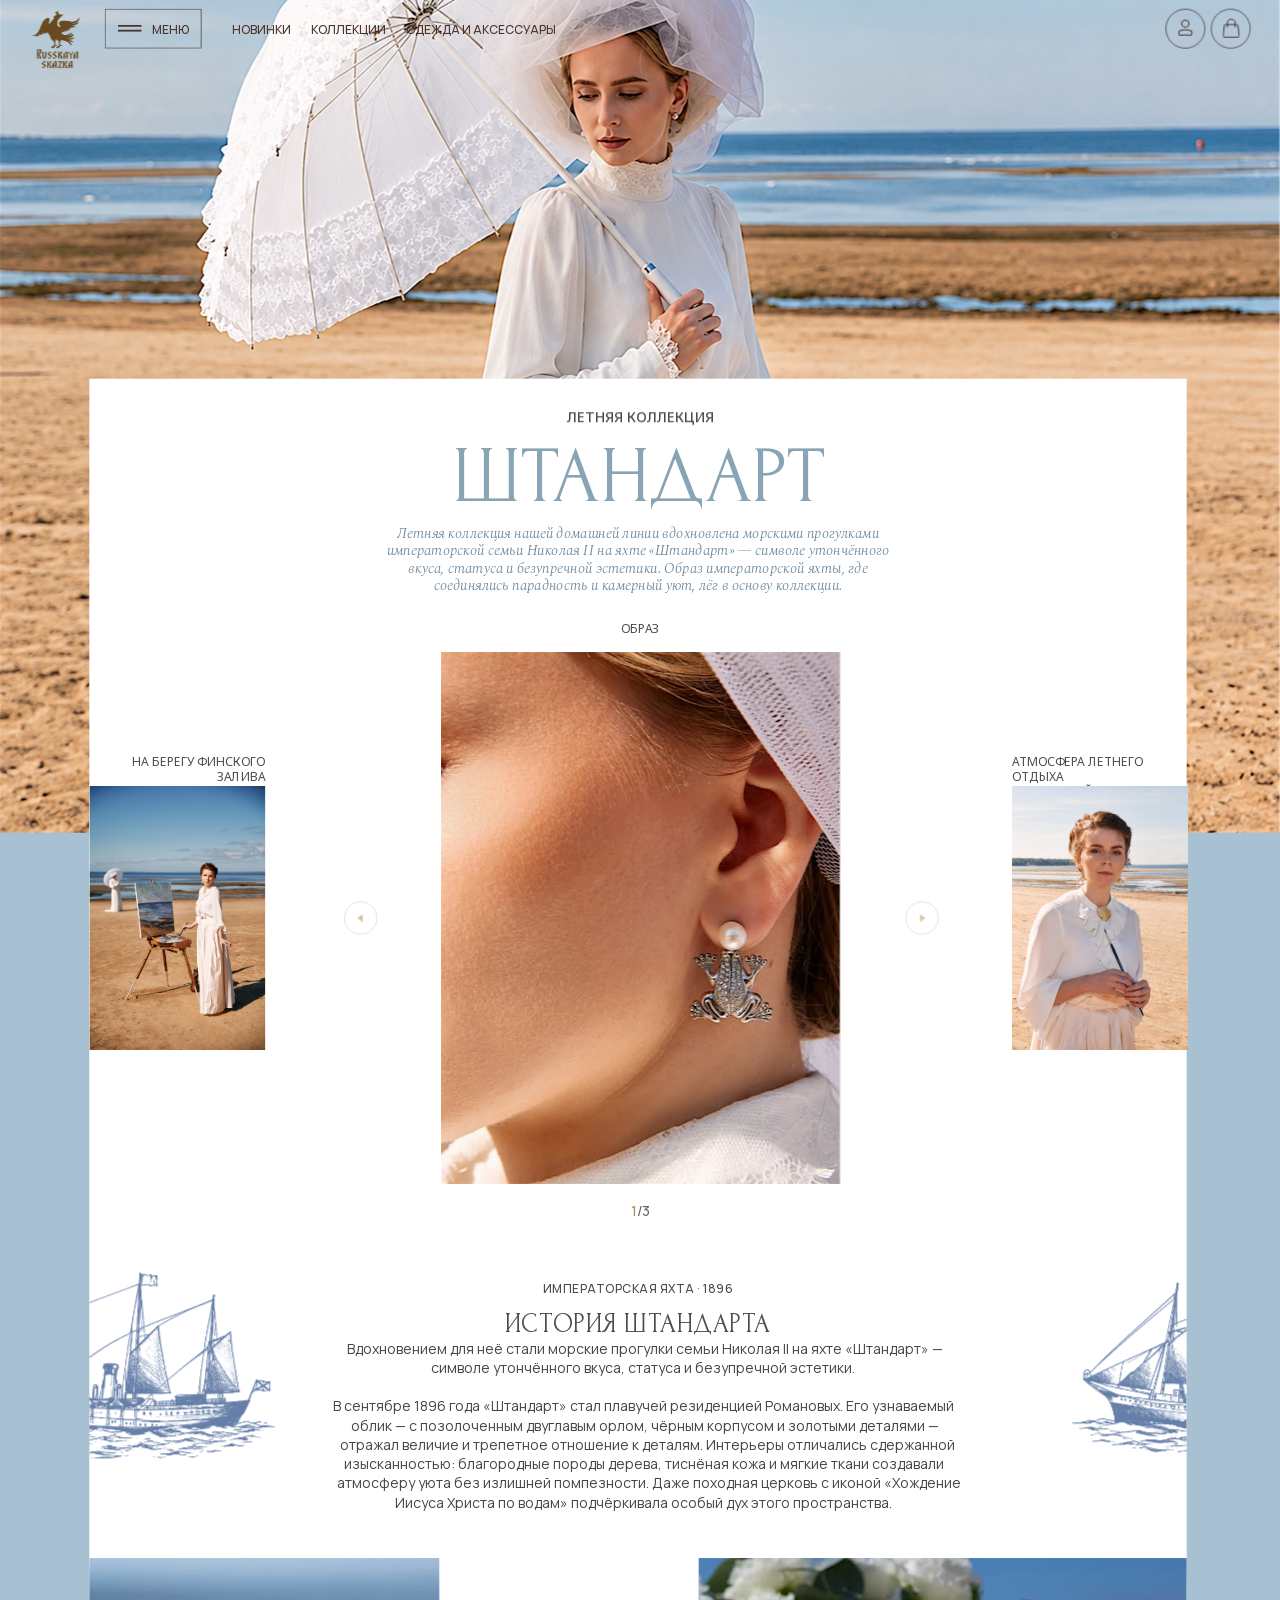
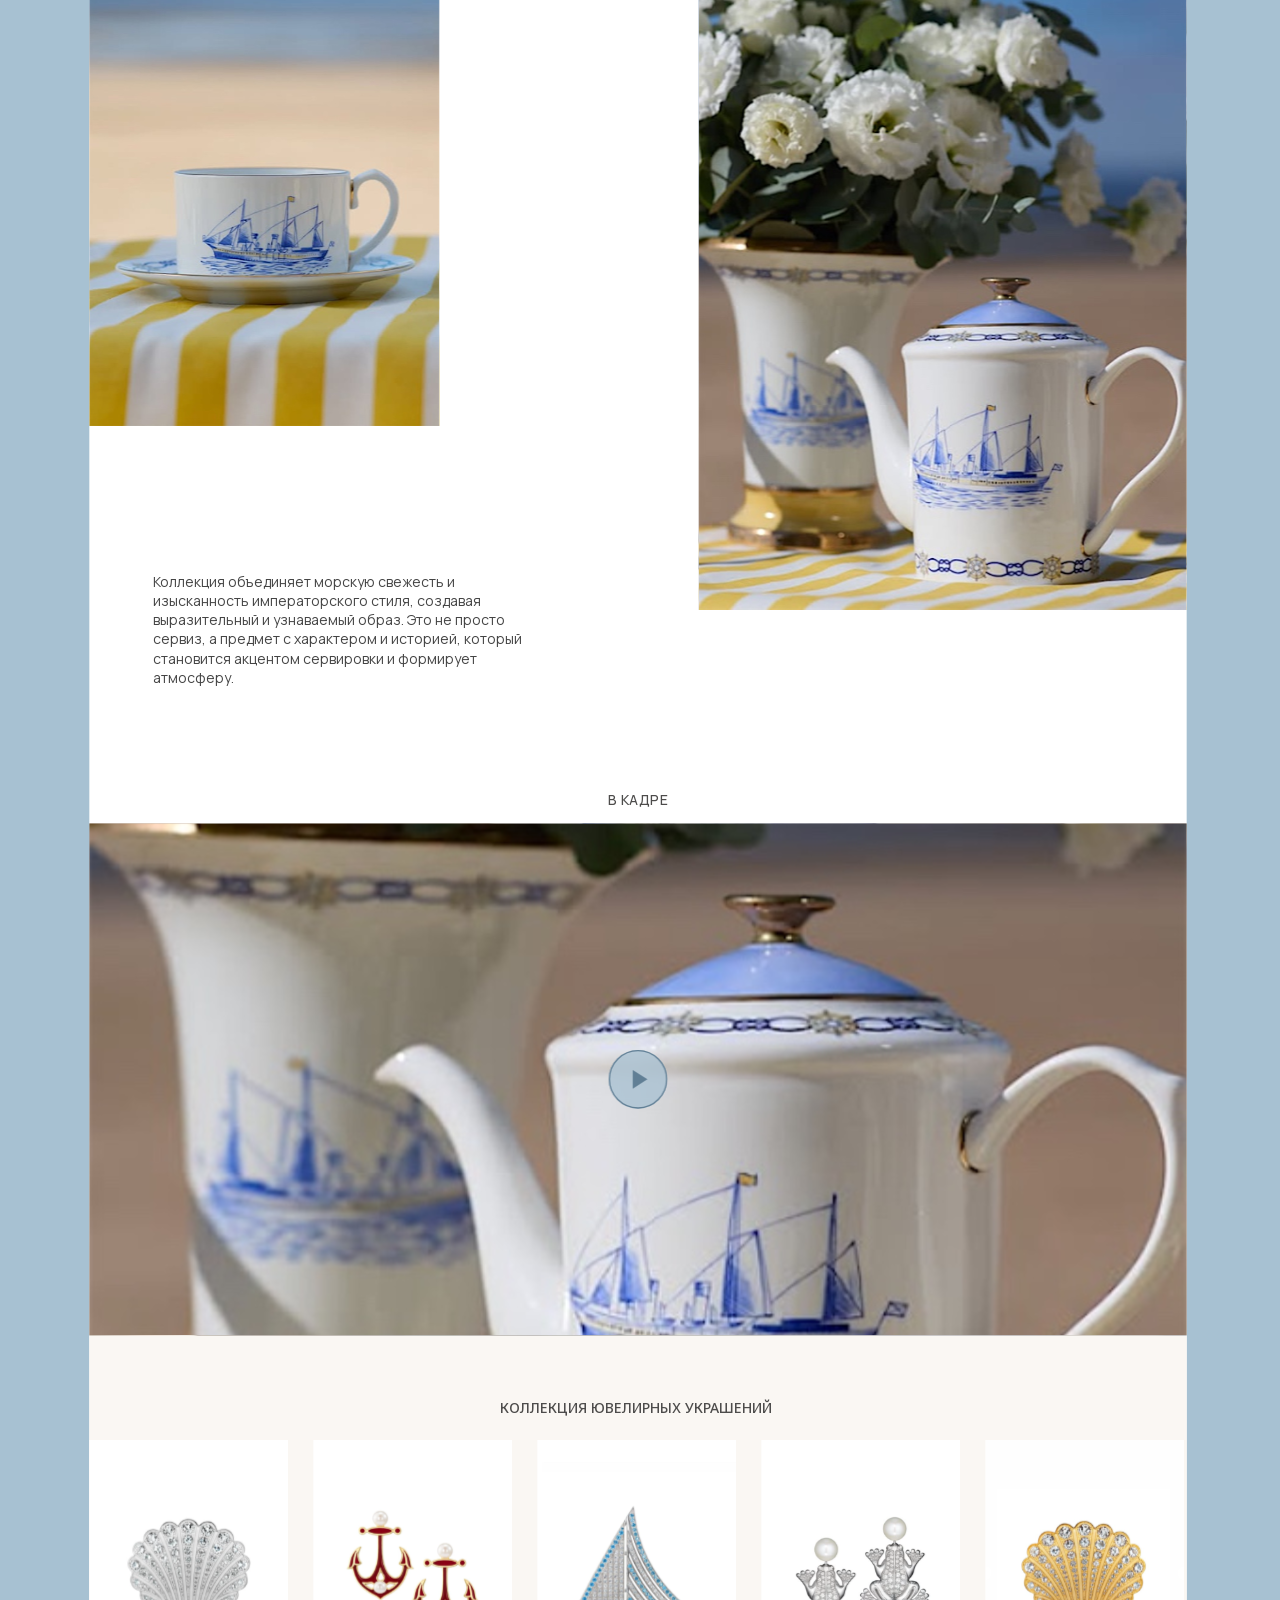
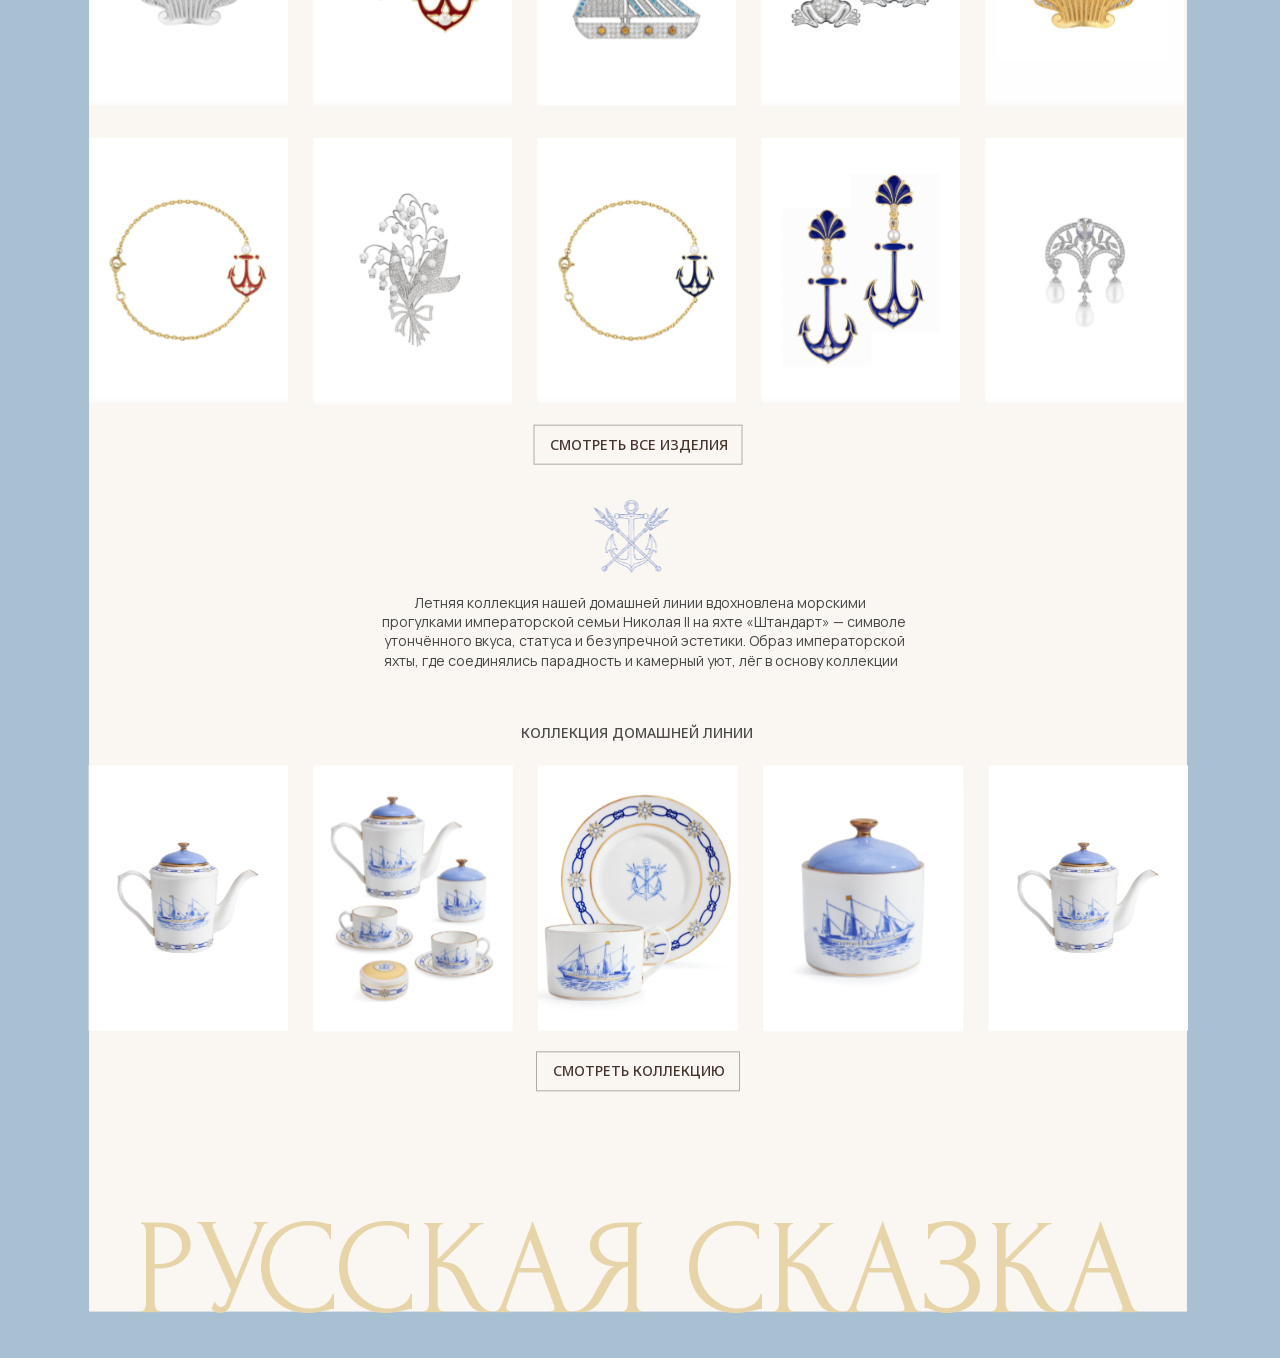
<file: standart.html>
<!DOCTYPE html>
<html lang="ru" class="st-intro">
<head>
<meta charset="utf-8">
<meta name="viewport" content="width=1920">
<title>Русская сказка — коллекция «Штандарт»</title>
<!--
  Страница коллекции «Штандарт» — из экспорта Figma (Frame 13, 1851:63).
  Правки относительно макета:
  · шапка — та же, что на главной (тёмная, закреплена, размытие при прокрутке);
  · фото обложки заменено на новое (1297×1213 → 1920, Ланцош + лёгкая резкость);
  · лист с названием и всё ниже подняты на 140px — «Штандарт» виден на первом экране;
  · название коллекции — шрифт Forum, по центру листа.
  Копия «как в макете»: standart/_сверка/standart.как-в-макете.html
-->
<link rel="stylesheet" href="fonts/fonts.css">
<link rel="stylesheet" href="fonts/fonts.css">
<style>
  html, body { margin: 0; padding: 0; background: #A7C1D2; }
  .page { display: block; width: 1920px; height: 6837px; -webkit-font-smoothing: antialiased; }
  .page text[font-family="Libre Baskerville"] { font-family: 'Libre Baskerville', 'Noto Sans', sans-serif; }
  .page text[font-family="Manrope"] { font-family: 'Manrope', sans-serif; }
  .page text.coll-title { font-family: 'Forum', serif; }
  .page image.ship { mix-blend-mode: multiply; }   /* белый фон картинок растворяется в листе */

  .wrap { position: relative; width: 1920px; }
  /* =====================================================================
     ПОЯВЛЕНИЕ СТРАНИЦЫ (по принципу главной)
     1. Фото обложки отъезжает: 1.14 → 1, чуть проясняясь.
     2. Белый лист с заголовком поднимается снизу вверх.
     3. На листе по очереди: «Летняя коллекция», «Штандарт» (буквы
        сходятся из широкой разрядки), описание.
     4. Шапка спускается сверху.
     ===================================================================== */
  html.st-intro .sheet-g, html.st-intro .coll-lead { opacity: 0; }
  .sheet-g { transform-box: view-box; }
  html.st-in .sheet-g { animation: sheetUp 1.35s cubic-bezier(.22,.8,.2,1) .35s both; }
  @keyframes sheetUp { from { transform: translate(0, 230px); opacity: 0; } 25% { opacity: 1; } to { transform: translate(0, -210px); opacity: 1; } }
  html.st-in .coll-lead { animation: leadUp 1.35s cubic-bezier(.22,.8,.2,1) .35s both, fadeIn .9s ease 1.3s both; }
  @keyframes leadUp { from { transform: translateY(440px); } to { transform: none; } }
  html.st-in .intro-label { animation: fadeIn .8s ease 1s both; }
  html.st-in .intro-title { animation: track 1.6s cubic-bezier(.2,.7,.2,1) 1.05s both; }
  @keyframes track { from { letter-spacing: .32em; opacity: 0; } to { letter-spacing: 0; opacity: 1; } }
  @keyframes fadeIn { from { opacity: 0; } to { opacity: 1; } }
  /* скрыта только до старта анимации — иначе после неё правило снова прячет шапку */
  html.st-intro:not(.st-in) .hd { opacity: 0; transform: translateY(-14px); }
  /* backwards, а не both: после появления анимация не держит шапку — иначе
     она становится «корнем» для размытия и blur под шапкой пропадает */
  html.st-in .hd { animation: hdIn .9s cubic-bezier(.2,.7,.2,1) .2s backwards; }
  @keyframes hdIn { from { opacity: 0; transform: translateY(-14px); } to { opacity: 1; transform: none; } }
  @media (prefers-reduced-motion: reduce) {
    html.st-intro .sheet-g, html.st-intro .coll-lead, html.st-intro .hd { opacity: 1; transform: none; }
    html.st-in * { animation: none !important; }
  }

  /* Лист поднят ещё на 70px — наложенные HTML-слои едут вместе с ним */
  .sl, .cards, .play, .coll-lead { translate: 0 -70px; }

  /* --- Кнопка видео в блоке «В кадре» --------------------------------------- */
  /* Стиль — как у стрелок слайдеров (золотое кольцо и треугольник), плюс
     тёмное матовое стекло под ним — чтобы золото читалось на любом кадре */
  .play {
    position: absolute; z-index: 3; width: 88px; height: 88px; padding: 0; border: 0; cursor: pointer;
    border-radius: 50%; background: rgba(167,193,210,.75);   /* фоновый голубой #A7C1D2 */
    -webkit-backdrop-filter: blur(8px); backdrop-filter: blur(8px);
    transition: transform .5s cubic-bezier(.2,.7,.2,1), background .4s ease;
  }
  .play svg { display: block; width: 88px; height: 88px; overflow: visible; }
  .play:hover { transform: scale(1.08); background: rgba(167,193,210,.92); }

  /* --- Слайдер фарфора ---------------------------------------------------- */
  .sl2 { position: absolute; z-index: 2; overflow: hidden; background: #fff; }
  .sl2 .pic { position: absolute; inset: 0; overflow: hidden; background: #fff; }
  .sl2 .pic img { position: absolute; inset: 0; width: 100%; height: 100%; display: block; }
  .sl2c { position: absolute; z-index: 2; width: 200px; height: 50px; display: flex; align-items: center; justify-content: space-between; }
  .sl2c__b { width: 50px; height: 50px; padding: 0; border: 0; background: none; cursor: pointer; }
  .sl2c__b svg { display: block; width: 50px; height: 50px; overflow: visible; }
  .sl2c__b:hover circle { stroke-opacity: .8; }
  /* Стрелки слайдера «Образ»: контур ровно 1px при любом масштабе.
     На наведении круг наливается светом, стрелка темнеет и делает шаг. */
  .sl__btn svg { display: block; width: 50px; height: 50px; overflow: visible; }
  .sl__btn circle { transition: stroke-opacity .35s, fill .35s; fill: rgba(216,198,155,0); }
  .sl__btn path   { transition: fill .35s, translate .45s cubic-bezier(.2,.7,.2,1); }
  .sl__btn:hover circle, .sl__btn:focus-visible circle { stroke-opacity: 1; fill: rgba(216,198,155,.16); }
  .sl__btn:hover path,   .sl__btn:focus-visible path   { fill: #A8905F; }
  .sl__btn--prev:hover path { translate: -3px 0; }
  .sl__btn--next:hover path { translate:  3px 0; }
  .sl__btn:active svg { scale: .94; }
  .sl2c__n { margin: 0; font-family: 'Manrope', sans-serif; font-weight: 500; font-size: 16px; line-height: 22px; color: #676767; }

  /* --- Карточки изделий: ховер ------------------------------------------
     Снизу выезжает плашка с названием. */
  .card { position: absolute; z-index: 2; display: block; overflow: hidden; text-decoration: none;
          }
  .card__cap {
    position: absolute; left: 0; right: 0; bottom: 0;
    padding: 34px 14px 20px; text-align: center;
    font-family: 'Manrope', sans-serif; font-weight: 400; font-size: 15px; line-height: 20px;
    color: #4D4C4B; -webkit-font-smoothing: antialiased;
    background: linear-gradient(to top, #fff 55%, rgba(255,255,255,0));
    transform: translateY(100%); opacity: 0;
    transition: transform .55s cubic-bezier(.2,.7,.2,1), opacity .45s ease;
  }
  .card:hover .card__cap, .card:focus-visible .card__cap { transform: none; opacity: 1; }

  /* --- Слайдер «образ» ----------------------------------------------------
     Листается только центральное фото: само каждые 5 с, стрелками — вручную,
     на наведении — пауза. Бока статичны. Координаты — макета, с учётом
     подъёма листа на 140px. */
  .sl { position: absolute; left: 0; top: 0; width: 1920px; height: 0; }
  .sl__frame { position: absolute; overflow: hidden; background: #f3f0eb; }
  .sl__frame img {
    position: absolute; inset: 0; width: 100%; height: 100%; object-fit: cover; display: block;
    transition: opacity 1.1s ease, transform 1.6s cubic-bezier(.2,.7,.2,1);
  }
  .sl__frame img.out { opacity: 0; transform: scale(1.04); }
  .sl__pic { position: absolute; inset: 0; overflow: hidden; }
  .sl__pic img { transition: none; }
  .sl__roll { display: inline-block; position: relative; overflow: hidden; height: 22px; vertical-align: top; color: #A8905F; }
  .sl__roll span { display: block; }
  .sl__c { left: 661px; top: 1048px; width: 599px; height: 798px; }
  .sl__l { left: 134px; top: 1249px; width: 264px; height: 396px; }
  .sl__r { left: 1518px; top: 1249px; width: 264px; height: 396px; }
  .sl__cap {
    position: absolute; margin: 0;
    font-family: 'Libre Baskerville', 'Noto Sans', sans-serif; font-size: 12px; line-height: 15px;
    text-transform: uppercase; color: #4D4C4B; -webkit-font-smoothing: antialiased;
    transition: opacity .6s ease;
  }
  .sl__cap.fade { opacity: 0; }
  .sl__cap--c { left: 660px; width: 600px; top: 1003px; text-align: center; }
  .sl__cap--l { left: 134px; width: 264px; top: 1202px; text-align: right; }
  .sl__cap--r { left: 1518px; width: 264px; top: 1202px; text-align: left; }
  .sl__cnt {
    position: absolute; left: 860px; width: 200px; top: 1872px; margin: 0; text-align: center;
    font-family: 'Manrope', sans-serif; font-weight: 500; font-size: 16px; line-height: 22px; color: #676767;
  }
  .sl__btn {
    position: absolute; top: 1422px; width: 50px; height: 50px; border-radius: 50%;
    border: 0; padding: 0; background: transparent; cursor: pointer;
  }
  .sl__btn--prev { left: 516px; }
  .sl__btn--next { left: 1358px; }

  /* Правка: описание под названием — как цитата на главной
     (Spectral Light Italic, #617F95), по центру листа */
  .coll-lead {
    position: absolute; left: 557px; top: 858px; width: 800px; margin: 0;
    font-family: 'Spectral', serif; font-style: italic; font-weight: 300;
    font-size: 22px; line-height: 26px; text-align: center; color: #617F95;
    -webkit-font-smoothing: antialiased;
  }

  /* --- Шапка как на главной -------------------------------------------- */
  .hd { position: fixed; left: 0; top: 0; width: 1920px; height: 90px; z-index: 10; pointer-events: none; }
  .hd a { pointer-events: auto; text-decoration: none; }
  .hd__veil {
    /* Правка: высота 90 — сразу под логотипом (он кончается на 85px), край чёткий */
    position: absolute; left: 0; top: 0; width: 1920px; height: 90px;
    -webkit-backdrop-filter: blur(16px); backdrop-filter: blur(16px);
    background: rgba(225,221,214,.25);
    opacity: var(--veil, 0);
  }
  .hd__logo { position: absolute; left: 44px; top: 15px; width: 55px; height: 70px; }
  .hd__logo .bird { display: block; width: 100%; height: 100%; overflow: visible; }
  /* Взмах крыльев при наведении: два мягких взмаха, второй слабее.
     Каждое крыло поворачивается вокруг своего «плеча». */
  .wing { transform-box: view-box; }
  .wing--l { transform-origin: 188px 150px; }
  .wing--r { transform-origin: 262px 132px; }
  .hd__logo:hover .wing--l { animation: flapL 1.1s cubic-bezier(.45,0,.35,1); }
  .hd__logo:hover .wing--r { animation: flapR 1.1s cubic-bezier(.45,0,.35,1); }
  @keyframes flapL { 0% { rotate: 0deg; } 22% { rotate: 11deg; } 45% { rotate: -4deg; } 68% { rotate: 6deg; } 100% { rotate: 0deg; } }
  @keyframes flapR { 0% { rotate: 0deg; } 22% { rotate: -11deg; } 45% { rotate: 4deg; } 68% { rotate: -6deg; } 100% { rotate: 0deg; } }
  @media (prefers-reduced-motion: reduce) { .hd__logo:hover .wing { animation: none; } }
  .hd__nav { position: absolute; left: 157px; top: 30px; display: flex; align-items: center; gap: 30px; }
  /* Правка: высота 40 — как у кругов «кабинет» и «корзина» */
  .hd__menu { display: flex; align-items: center; gap: 10px; box-sizing: border-box; height: 40px; padding: 0 12px; border: 1px solid rgba(71,52,45,.71); }
  .hd__lines { position: relative; width: 24px; height: 5px; }
  .hd__lines img { position: absolute; left: 0; top: -2px; width: 24px; height: 7px; }
  .hd__nav, .hd__nav a {
    font-family: 'Manrope', sans-serif; font-weight: 500;
    font-size: 12px; line-height: 15px; text-transform: uppercase; white-space: nowrap;
    color: #47342d; -webkit-font-smoothing: antialiased;
  }
  .hd__items { display: flex; align-items: center; gap: 20px; }
  .hd__ico { position: absolute; top: 30px; width: 40px; height: 40px; }
  .hd__ring { position: absolute; inset: 0; width: 40px; height: 40px; }
  .hd__in { position: absolute; }
  .hd__in img { position: absolute; display: block; }
  .hd__in--user { left: 13.8px; top: 11px; width: 12.4px; height: 15.5px; }
  .hd__in--user img { left: -0.5px; top: -0.5px; width: 13.4px; height: 16.236px; }
  .hd__in--bag  { left: 12px; top: 10px; width: 16.757px; height: 18px; }
  .hd__in--bag img { left: -0.379px; top: -0.5px; width: 17.51px; height: 19px; }

  /* ===== Адаптация (см. скрипт в <head>): вся страница масштабируется
     пропорционально ширине, мелкий текст получает поправку --tb ====== */
  html, body { overflow-x: hidden; }
  .wrap { scale: var(--sk, 1); transform-origin: 0 0; }
  .hd { scale: var(--sk, 1); transform-origin: 0 0; }
  .hd__nav, .hd__nav a { font-size: calc(12px * var(--tb, 1)); line-height: calc(15px * var(--tb, 1)); }
  .sl__cap  { font-size: calc(12px * var(--k12, 1)); line-height: calc(15px * var(--k12, 1)); }
  .card__cap { font-size: calc(15px * var(--kc, 1)); line-height: calc(20px * var(--kc, 1)); }
  .sl__cnt  { font-size: calc(16px * var(--kn, 1)); line-height: calc(22px * var(--kn, 1)); }
  /* Текст внутри картинки страницы масштабируем вокруг центра строки —
     выключка по центру и положение блоков при этом сохраняются */
  .page text[font-size="12"], .page text[font-size="14"], .page text[font-size="16"] {
    transform-box: fill-box; transform-origin: center;
  }
  /* Кнопки «Смотреть…»: рамка растёт вместе с надписью, поля сохраняются */
  .btn rect { transform-box: fill-box; transform-origin: center; scale: var(--kl, 1); }
  .page text[font-size="12"] { scale: var(--k12, 1); }
  .page text[font-size="14"] { scale: var(--kl, 1); }
  .page text[font-size="16"] { scale: var(--kt, 1); }

  /* ===== Шапка на экранах уже 1920 — чуть крупнее (--hb) ================ */
  .hd__logo { transform-origin: 0 0; scale: var(--hb, 1); top: var(--logotop, 15px); }
  .hd__nav  { transform-origin: 0 50%; scale: var(--hb, 1); translate: 0 calc(-1 * var(--hshift, 0px)); }
  .hd__nav, .hd__nav a { font-size: 12px; line-height: 15px; }
  .hd__ico { transform-origin: 100% 50%; scale: var(--hb, 1); translate: 0 calc(-1 * var(--hshift, 0px)); }
  .hd__ico[style*="left:1788px"] { translate: calc(-1 * (var(--hb, 1) - 1) * 40px) calc(-1 * var(--hshift, 0px)); }
  .hd__veil { height: var(--band, 90px); }
  .hd { height: var(--band, 90px); }
</style>
<script>
/* ===== Адаптация под ширину экрана =====================================
   Макет собран в координатах 1920. На экранах уже 1920 (например, 1440)
   всё пропорционально масштабируется: --sk = ширина / 1920.
   --dh — высота экрана в координатах макета (первый экран заполняет её
   целиком), --tb — поправка для мелкого текста, чтобы он не мельчал. */
(() => {
  const r = document.documentElement;
  const BAND = 90;   // высота полосы шапки в макете
  const fit = () => {
    const vw = r.clientWidth || innerWidth;                  // ширина без полосы прокрутки
    const sk = Math.min(1, vw / 1920), dh = innerHeight / sk;
    window.SK = sk; window.DH = dh;
    r.style.setProperty('--sk', sk);
    r.style.setProperty('--dh', dh + 'px');
    r.style.setProperty('--dy', Math.max(0, dh - 885) + 'px');
    // Шапка держит свой размер: текст меню на экране всегда 12px, до 1280
    // включительно. --hb компенсирует общее уменьшение страницы.
    r.style.setProperty('--hb', Math.max(1, Math.min(1.5, 1 / sk)).toFixed(3));
    // ...но поля сверху и снизу на узких экранах поджимаются, иначе шапка
    // выглядит тяжёлой рядом с уменьшенным контентом. Значения — в пикселях
    // экрана, в координаты макета переводим делением на масштаб.
    const t = Math.min(.35, 1 - sk);                    // насколько экран уже 1920
    r.style.setProperty('--logotop', (15 - 28 * t) / sk + 'px');   // отступ логотипа сверху: 15 → 8 на 1440
    r.style.setProperty('--hshift',  (14 * t) / sk + 'px');        // меню и иконки подтягиваются вверх
    r.style.setProperty('--band',    (90 - 28 * t) / sk + 'px'); // высота полосы шапки
    r.style.setProperty('--tb', Math.min(1.25, Math.pow(1 / sk, .5)).toFixed(3));
    // Размеры текста на экране: на 1920 — как в макете, на 1440 подписи 12,
    // основной текст 14. Между ними плавно. k — во сколько раз увеличить набор
    // в координатах макета, чтобы после общего уменьшения вышло нужное.
    const e = Math.min(1, (1 - sk) / .25);
    const k = (d, target) => ((d + (target - d) * e) / (d * sk)).toFixed(4);
    r.style.setProperty('--k12', k(12, 12));   // мелкие подписи
    r.style.setProperty('--kl',  k(14, 14));   // подписи разделов
    r.style.setProperty('--kt',  k(16, 14));   // основной текст
    r.style.setProperty('--kc',  k(15, 14));   // названия на карточках
    r.style.setProperty('--kn',  k(16, 14));   // счётчик слайдера
  };
  fit(); addEventListener('resize', fit);
  // когда страница построена, может появиться полоса прокрутки — пересчитываем
  const recheck = () => { const old = window.SK; fit(); if (window.SK !== old) dispatchEvent(new Event('resize')); };
  addEventListener('DOMContentLoaded', recheck); addEventListener('load', recheck);
})();
</script>
</head>
<body>

<!-- Шапка — та же, что на главной во втором состоянии (тёмная), закреплена -->
<header class="hd">
  <div class="hd__veil" aria-hidden="true"></div>
  <a class="hd__logo" href="index.html" aria-label="На главную"><svg class="bird" viewBox="0 0 489 495" preserveAspectRatio="none" role="img" aria-label="Russkaya Skazka">
    <defs>
      <clipPath id="bBody" clipPathUnits="userSpaceOnUse"><path clip-rule="evenodd" d="M0 0H489V495H0Z M20 214 L55 170 L95 118 L135 88 L166 82 L174 104 L176 150 L170 190 L150 204 L110 208 L60 216 Z M270 106 L300 98 L360 92 L400 84 L448 74 L446 122 L420 142 L380 164 L330 176 L292 170 L272 150 Z"/></clipPath>
      <clipPath id="bWL" clipPathUnits="userSpaceOnUse"><path d="M20 214 L55 170 L95 118 L135 88 L168 80 L190 96 L206 140 L200 190 L160 206 L110 208 L60 216 Z"/></clipPath>
      <clipPath id="bWR" clipPathUnits="userSpaceOnUse"><path d="M248 108 L300 98 L360 92 L400 84 L448 74 L446 122 L420 142 L380 164 L330 176 L286 174 L246 150 Z"/></clipPath>
    </defs>
    <image href="figma-02/2f034.png" width="489" height="495" preserveAspectRatio="none" clip-path="url(#bBody)"/>
    <g class="wing wing--l"><image href="figma-02/2f034.png" width="489" height="495" preserveAspectRatio="none" clip-path="url(#bWL)"/></g>
    <g class="wing wing--r"><image href="figma-02/2f034.png" width="489" height="495" preserveAspectRatio="none" clip-path="url(#bWR)"/></g>
  </svg></a>
  <nav class="hd__nav">
    <a class="hd__menu" href="#"><span class="hd__lines"><img src="figma-02/94c36.svg" alt=""></span><span>меню</span></a>
    <span class="hd__items"><a href="#">новинки</a><a href="index.html">коллекции</a><a href="#">Одежда и аксессуары</a></span>
  </nav>
  <a class="hd__ico" style="left:1788px" href="#" aria-label="Кабинет"><svg class="hd__ring" viewBox="0 0 40 40" aria-hidden="true" style="position:absolute;inset:0;width:100%;height:100%;overflow:visible"><circle cx="20" cy="20" r="19.5" fill="none" stroke="#47342D" stroke-opacity=".75" stroke-width="1" vector-effect="non-scaling-stroke"/></svg><span class="hd__in hd__in--user"><img src="figma-02/08920.svg" alt=""></span></a>
  <a class="hd__ico" style="left:1836px" href="#" aria-label="Корзина"><svg class="hd__ring" viewBox="0 0 40 40" aria-hidden="true" style="position:absolute;inset:0;width:100%;height:100%;overflow:visible"><circle cx="20" cy="20" r="19.5" fill="none" stroke="#47342D" stroke-opacity=".75" stroke-width="1" vector-effect="non-scaling-stroke"/></svg><span class="hd__in hd__in--bag"><img src="figma-02/9d82c.svg" alt=""></span></a>
</header>
<div class="wrap">
<!-- Блок «В кадре»: здесь будет видео, пока — кнопка запуска по центру -->
<button class="play" type="button" aria-label="Смотреть видео" style="left:913px;top:4045px">
  <svg viewBox="0 0 50 50" aria-hidden="true"><circle cx="25" cy="25" r="24.4" fill="none" stroke="#617F95" stroke-width="2" vector-effect="non-scaling-stroke"/><path d="M20.5 33V17L33 25L20.5 33Z" fill="#617F95"/></svg>
</button>
<!-- Карточки изделий: на наведении снизу выезжает название -->
<div class="cards">
<a class="card" href="#" style="left:134px;top:4630px;width:298px;height:398px"><span class="card__cap">Брошь «Афродита»</span></a>
<a class="card" href="#" style="left:470px;top:4630px;width:298px;height:398px"><span class="card__cap">Серьги «Якоря»</span></a>
<a class="card" href="#" style="left:806px;top:4630px;width:298px;height:398px"><span class="card__cap">Брошь «Цесаревич»</span></a>
<a class="card" href="#" style="left:1142px;top:4630px;width:298px;height:398px"><span class="card__cap">Серьги «Лягушки»</span></a>
<a class="card" href="#" style="left:1478px;top:4630px;width:298px;height:398px"><span class="card__cap">Брошь «Афродита»</span></a>
<a class="card" href="#" style="left:134px;top:5077px;width:298px;height:398px"><span class="card__cap">Браслет «Якорь»</span></a>
<a class="card" href="#" style="left:470px;top:5077px;width:298px;height:398px"><span class="card__cap">Брошь «Ландыш»</span></a>
<a class="card" href="#" style="left:806px;top:5077px;width:298px;height:398px"><span class="card__cap">Браслет «Якорь»</span></a>
<a class="card" href="#" style="left:1142px;top:5077px;width:298px;height:398px"><span class="card__cap">Серьги «Якоря»</span></a>
<a class="card" href="#" style="left:1478px;top:5077px;width:298px;height:398px"><span class="card__cap">Подвеска с жемчугом</span></a>
<a class="card" href="#" style="left:133px;top:6018px;width:299px;height:398px"><span class="card__cap">Чайник «Штандарт»</span></a>
<a class="card" href="#" style="left:470px;top:6018px;width:299px;height:398px"><span class="card__cap">Сервиз «Штандарт»</span></a>
<a class="card" href="#" style="left:807px;top:6018px;width:300px;height:398px"><span class="card__cap">Чайная пара «Штандарт»</span></a>
<a class="card" href="#" style="left:1145px;top:6018px;width:300px;height:398px"><span class="card__cap">Сахарница «Штандарт»</span></a>
<a class="card" href="#" style="left:1483px;top:6018px;width:299px;height:398px"><span class="card__cap">Чайник «Штандарт»</span></a>
</div>
<div class="sl" aria-roledescription="carousel">
  <p class="sl__cap sl__cap--c"></p><p class="sl__cap sl__cap--l"></p><p class="sl__cap sl__cap--r"></p>
  <div class="sl__frame sl__c"></div><div class="sl__frame sl__l"></div><div class="sl__frame sl__r"></div>
  <p class="sl__cnt"></p>
  <button class="sl__btn sl__btn--prev" type="button" aria-label="Предыдущий кадр"><svg viewBox="0 0 50 50" aria-hidden="true"><circle cx="25" cy="25" r="24.5" fill="none" stroke="#D8C69B" stroke-opacity=".75" stroke-width="1" vector-effect="non-scaling-stroke"/><path d="M28 31V19L20 25L28 31Z" fill="#D8C69B"/></svg></button>
  <button class="sl__btn sl__btn--next" type="button" aria-label="Следующий кадр"><svg viewBox="0 0 50 50" aria-hidden="true"><circle cx="25" cy="25" r="24.5" fill="none" stroke="#D8C69B" stroke-opacity=".75" stroke-width="1" vector-effect="non-scaling-stroke"/><path d="M22 31V19L30 25L22 31Z" fill="#D8C69B"/></svg></button>
</div>
<p class="coll-lead">Летняя коллекция нашей домашней линии вдохновлена морскими прогулками императорской семьи Николая II на яхте «Штандарт» — символе утончённого вкуса, статуса и безупречной эстетики. Образ императорской яхты, где соединялись парадность и камерный уют, лёг в основу коллекции.</p>
<svg class="page" width="1920" height="6837" viewBox="0 0 1920 6837" role="img" aria-label="Коллекция «Штандарт»" fill="none" xmlns="http://www.w3.org/2000/svg" xmlns:xlink="http://www.w3.org/1999/xlink">
<g clip-path="url(#clip0_1851_63)">
<rect width="1920" height="6837" fill="#A7C1D2"/>
<image class="hero-ph" x="0" y="-520" width="1920" height="1796" preserveAspectRatio="xMidYMid slice" xlink:href="standart/img/hero-new.jpg"/>
<rect y="1249" width="1920" height="7135" fill="#A7C1D2"/>
<g class="sheet-g" transform="translate(0,-210)">
<rect x="134" y="778" width="1646" height="6199" fill="white"/>
<rect x="134" y="4613" width="1646" height="2364" fill="#FAF7F3"/>
<text class="coll-title intro-title" fill="#89A5B5" style="white-space: pre" xml:space="preserve" font-family="Forum" font-size="120" text-anchor="middle"><tspan x="957" y="961.5">&#x428;&#x422;&#x410;&#x41d;&#x414;&#x410;&#x420;&#x422;</tspan></text>
<text class="intro-label" fill="#4D4C4B" style="white-space: pre" xml:space="preserve" font-family="Libre Baskerville" font-size="14" font-weight="500" letter-spacing="0em"><tspan x="887.039" y="841.4">&#x41b;&#x415;&#x422;&#x41d;&#x42f;&#x42f; &#x41a;&#x41e;&#x41b;&#x41b;&#x415;&#x41a;&#x426;&#x418;&#x42f;</tspan></text>
<text fill="#444444" style="white-space: pre" xml:space="preserve" font-family="Manrope" font-size="16" letter-spacing="0em"><tspan x="296" y="3505.13">&#x41a;&#x43e;&#x43b;&#x43b;&#x435;&#x43a;&#x446;&#x438;&#x44f; &#x43e;&#x431;&#x44a;&#x435;&#x434;&#x438;&#x43d;&#x44f;&#x435;&#x442; &#x43c;&#x43e;&#x440;&#x441;&#x43a;&#x443;&#x44e; &#x441;&#x432;&#x435;&#x436;&#x435;&#x441;&#x442;&#x44c; &#x438; </tspan><tspan x="296" y="3527.13">&#x438;&#x437;&#x44b;&#x441;&#x43a;&#x430;&#x43d;&#x43d;&#x43e;&#x441;&#x442;&#x44c; &#x438;&#x43c;&#x43f;&#x435;&#x440;&#x430;&#x442;&#x43e;&#x440;&#x441;&#x43a;&#x43e;&#x433;&#x43e; &#x441;&#x442;&#x438;&#x43b;&#x44f;, &#x441;&#x43e;&#x437;&#x434;&#x430;&#x432;&#x430;&#x44f; </tspan><tspan x="296" y="3549.13">&#x432;&#x44b;&#x440;&#x430;&#x437;&#x438;&#x442;&#x435;&#x43b;&#x44c;&#x43d;&#x44b;&#x439; &#x438; &#x443;&#x437;&#x43d;&#x430;&#x432;&#x430;&#x435;&#x43c;&#x44b;&#x439; &#x43e;&#x431;&#x440;&#x430;&#x437;. &#x42d;&#x442;&#x43e; &#x43d;&#x435; &#x43f;&#x440;&#x43e;&#x441;&#x442;&#x43e; </tspan><tspan x="296" y="3571.13">&#x441;&#x435;&#x440;&#x432;&#x438;&#x437;, &#x430; &#x43f;&#x440;&#x435;&#x434;&#x43c;&#x435;&#x442; &#x441; &#x445;&#x430;&#x440;&#x430;&#x43a;&#x442;&#x435;&#x440;&#x43e;&#x43c; &#x438; &#x438;&#x441;&#x442;&#x43e;&#x440;&#x438;&#x435;&#x439;, &#x43a;&#x43e;&#x442;&#x43e;&#x440;&#x44b;&#x439; </tspan><tspan x="296" y="3593.13">&#x441;&#x442;&#x430;&#x43d;&#x43e;&#x432;&#x438;&#x442;&#x441;&#x44f; &#x430;&#x43a;&#x446;&#x435;&#x43d;&#x442;&#x43e;&#x43c; &#x441;&#x435;&#x440;&#x432;&#x438;&#x440;&#x43e;&#x432;&#x43a;&#x438; &#x438; &#x444;&#x43e;&#x440;&#x43c;&#x438;&#x440;&#x443;&#x435;&#x442; </tspan><tspan x="296" y="3615.13">&#x430;&#x442;&#x43c;&#x43e;&#x441;&#x444;&#x435;&#x440;&#x443;.</tspan></text>
<!-- Чашка (525) и чайник (732) выровнены по верхнему краю и плывут вместе (параллакс одной группой) -->
<g class="px" data-k="0.08"><rect x="134" y="2547" width="525" height="702" fill="url(#pattern4_1851_63)"/><rect x="1048" y="2547" width="732" height="978" fill="url(#pattern5_1851_63)"/></g>

<!-- Блок под видео: подпись над ним -->
<text class="in-frame" fill="#4D4C4B" font-family="Manrope" font-size="14" font-weight="500" letter-spacing="0.04em" text-anchor="middle"><tspan x="957" y="3815">В КАДРЕ</tspan></text>
<rect x="134" y="3845" width="1646" height="768" fill="url(#pattern6_1851_63)"/>
<text fill="#4D4C4B" style="white-space: pre" xml:space="preserve" font-family="Libre Baskerville" font-size="14" font-weight="500" letter-spacing="0em"><tspan x="818.606" y="4726.4">&#x41a;&#x41e;&#x41b;&#x41b;&#x415;&#x41a;&#x426;&#x418;&#x42f; &#x42e;&#x412;&#x415;&#x41b;&#x418;&#x420;&#x41d;&#x42b;&#x425; &#x423;&#x41a;&#x420;&#x410;&#x428;&#x415;&#x41d;&#x418;&#x419;</tspan></text>
<rect x="134" y="4770" width="298" height="398" fill="url(#pattern7_1851_63)"/>
<rect x="470" y="4770" width="298" height="398" fill="url(#pattern8_1851_63)"/>
<rect x="806" y="4770" width="298" height="398" fill="url(#pattern9_1851_63)"/>
<rect x="1142" y="4770" width="298" height="399" fill="url(#pattern10_1851_63)"/>
<rect x="1478" y="4770" width="298" height="398" fill="url(#pattern11_1851_63)"/>
<rect x="134" y="5217" width="298" height="398" fill="url(#pattern12_1851_63)"/>
<rect x="470" y="5217" width="298" height="400" fill="url(#pattern13_1851_63)"/>
<rect x="806" y="5217" width="298" height="398" fill="url(#pattern14_1851_63)"/>
<rect x="1142" y="5217" width="298" height="398" fill="url(#pattern15_1851_63)"/>
<rect x="1478" y="5217" width="298" height="398" fill="url(#pattern16_1851_63)"/>
<!-- Кнопка: рамка и надпись растут вместе -->
<g class="btn"><rect x="853" y="5657.5" width="208" height="39" stroke="#47342D" stroke-opacity="0.4"/><text fill="#47342D" style="white-space: pre" xml:space="preserve" font-family="Libre Baskerville" font-size="14" font-weight="500" letter-spacing="0em"><tspan x="869.5" y="5681.9">&#x421;&#x41c;&#x41e;&#x422;&#x420;&#x415;&#x422;&#x42c; &#x412;&#x421;&#x415; &#x418;&#x417;&#x414;&#x415;&#x41b;&#x418;&#x42f;</tspan></text></g>
<!-- Вместо птички — эмблема с фарфора: якорь с трезубцами -->
<image class="ship" x="887" y="5754.5" width="140" height="118" href="standart/img/anchor2.png"/>
<text fill="#444444" style="white-space: pre" xml:space="preserve" font-family="Manrope" font-size="16" letter-spacing="0em"><tspan x="703.977" y="5930.13">&#x41b;&#x435;&#x442;&#x43d;&#x44f;&#x44f; &#x43a;&#x43e;&#x43b;&#x43b;&#x435;&#x43a;&#x446;&#x438;&#x44f; &#x43d;&#x430;&#x448;&#x435;&#x439; &#x434;&#x43e;&#x43c;&#x430;&#x448;&#x43d;&#x435;&#x439; &#x43b;&#x438;&#x43d;&#x438;&#x438; &#x432;&#x434;&#x43e;&#x445;&#x43d;&#x43e;&#x432;&#x43b;&#x435;&#x43d;&#x430; &#x43c;&#x43e;&#x440;&#x441;&#x43a;&#x438;&#x43c;&#x438; </tspan><tspan x="666.586" y="5952.13">&#x43f;&#x440;&#x43e;&#x433;&#x443;&#x43b;&#x43a;&#x430;&#x43c;&#x438; &#x438;&#x43c;&#x43f;&#x435;&#x440;&#x430;&#x442;&#x43e;&#x440;&#x441;&#x43a;&#x43e;&#x439; &#x441;&#x435;&#x43c;&#x44c;&#x438; &#x41d;&#x438;&#x43a;&#x43e;&#x43b;&#x430;&#x44f; II &#x43d;&#x430; &#x44f;&#x445;&#x442;&#x435; &#xab;&#x428;&#x442;&#x430;&#x43d;&#x434;&#x430;&#x440;&#x442;&#xbb; &#x2014; &#x441;&#x438;&#x43c;&#x432;&#x43e;&#x43b;&#x435; </tspan><tspan x="669.477" y="5974.13">&#x443;&#x442;&#x43e;&#x43d;&#x447;&#x451;&#x43d;&#x43d;&#x43e;&#x433;&#x43e; &#x432;&#x43a;&#x443;&#x441;&#x430;, &#x441;&#x442;&#x430;&#x442;&#x443;&#x441;&#x430; &#x438; &#x431;&#x435;&#x437;&#x443;&#x43f;&#x440;&#x435;&#x447;&#x43d;&#x43e;&#x439; &#x44d;&#x441;&#x442;&#x435;&#x442;&#x438;&#x43a;&#x438;. &#x41e;&#x431;&#x440;&#x430;&#x437; &#x438;&#x43c;&#x43f;&#x435;&#x440;&#x430;&#x442;&#x43e;&#x440;&#x441;&#x43a;&#x43e;&#x439; </tspan><tspan x="669.062" y="5996.13">&#x44f;&#x445;&#x442;&#x44b;, &#x433;&#x434;&#x435; &#x441;&#x43e;&#x435;&#x434;&#x438;&#x43d;&#x44f;&#x43b;&#x438;&#x441;&#x44c; &#x43f;&#x430;&#x440;&#x430;&#x434;&#x43d;&#x43e;&#x441;&#x442;&#x44c; &#x438; &#x43a;&#x430;&#x43c;&#x435;&#x440;&#x43d;&#x44b;&#x439; &#x443;&#x44e;&#x442;, &#x43b;&#x451;&#x433; &#x432; &#x43e;&#x441;&#x43d;&#x43e;&#x432;&#x443; &#x43a;&#x43e;&#x43b;&#x43b;&#x435;&#x43a;&#x446;&#x438;&#x438;</tspan></text>
<text fill="#4D4C4B" style="white-space: pre" xml:space="preserve" font-family="Libre Baskerville" font-size="14" font-weight="500" letter-spacing="0em"><tspan x="839.579" y="6114.4">&#x41a;&#x41e;&#x41b;&#x41b;&#x415;&#x41a;&#x426;&#x418;&#x42f; &#x414;&#x41e;&#x41c;&#x410;&#x428;&#x41d;&#x415;&#x419; &#x41b;&#x418;&#x41d;&#x418;&#x418;</tspan></text>
<rect x="133" y="6158" width="299" height="398" fill="white"/>
<rect x="133" y="6158" width="299" height="398" fill="url(#pattern18_1851_63)"/>
<rect x="470" y="6158" width="299" height="399" fill="white"/>
<rect x="470" y="6158" width="299" height="399" fill="url(#pattern19_1851_63)"/>
<rect x="807" y="6158" width="300" height="398" fill="url(#pattern20_1851_63)"/>
<rect x="1145" y="6158" width="300" height="399" fill="white"/>
<rect x="1145" y="6158" width="300" height="399" fill="url(#pattern21_1851_63)"/>
<rect x="1483" y="6158" width="299" height="398" fill="white"/>
<rect x="1483" y="6158" width="299" height="398" fill="url(#pattern22_1851_63)"/>
<!-- Кнопка: рамка и надпись растут вместе -->
<g class="btn"><rect x="855.5" y="6597.5" width="203" height="39" stroke="#47342D" stroke-opacity="0.4"/><text fill="#47342D" style="white-space: pre" xml:space="preserve" font-family="Libre Baskerville" font-size="14" font-weight="500" letter-spacing="0em"><tspan x="872" y="6621.9">&#x421;&#x41c;&#x41e;&#x422;&#x420;&#x415;&#x422;&#x42c; &#x41a;&#x41e;&#x41b;&#x41b;&#x415;&#x41a;&#x426;&#x418;&#x42e;</tspan></text></g>
<text class="coll-title" fill="#E7D5A9" style="white-space: pre" xml:space="preserve" font-family="Forum" font-size="202" letter-spacing="0" text-anchor="middle"><tspan x="957" y="6977.25">&#x420;&#x423;&#x421;&#x421;&#x41a;&#x410;&#x42f; &#x421;&#x41a;&#x410;&#x417;&#x41a;&#x410;</tspan></text>
<text fill="#4D4C4B" style="white-space: pre" xml:space="preserve" font-family="Manrope" font-size="12" font-weight="500" letter-spacing="0.04em" text-anchor="middle"><tspan x="957" y="2146.7">ИМПЕРАТОРСКАЯ ЯХТА · 1896</tspan></text>
<text class="coll-title" fill="#4D4C4B" style="white-space: pre" xml:space="preserve" font-family="Forum" font-size="40" letter-spacing="0.02em" text-anchor="middle"><tspan x="957" y="2208">&#x418;&#x421;&#x422;&#x41e;&#x420;&#x418;&#x42f; &#x428;&#x422;&#x410;&#x41d;&#x414;&#x410;&#x420;&#x422;&#x410;</tspan></text>
<!-- Корабли по бокам «Истории» — иллюстрации из макета, уменьшены на 20%,
     прижаты к краям листа (134 и 1780), обрезаны краем листа как в макете -->
<image class="ship" x="134" y="2021" width="387" height="442" href="standart/img/ship-left.png"/>
<image class="ship" x="1571" y="2021" width="209" height="442" href="standart/img/ship-right.png"/>
<text fill="#444444" style="white-space: pre" xml:space="preserve" font-family="Manrope" font-size="16" letter-spacing="0em"><tspan x="627.906" y="2266.13">&#x412;&#x434;&#x43e;&#x445;&#x43d;&#x43e;&#x432;&#x435;&#x43d;&#x438;&#x435;&#x43c; &#x434;&#x43b;&#x44f; &#x43d;&#x435;&#x451; &#x441;&#x442;&#x430;&#x43b;&#x438; &#x43c;&#x43e;&#x440;&#x441;&#x43a;&#x438;&#x435; &#x43f;&#x440;&#x43e;&#x433;&#x443;&#x43b;&#x43a;&#x438; &#x441;&#x435;&#x43c;&#x44c;&#x438; &#x41d;&#x438;&#x43a;&#x43e;&#x43b;&#x430;&#x44f; II &#x43d;&#x430; &#x44f;&#x445;&#x442;&#x435; &#xab;&#x428;&#x442;&#x430;&#x43d;&#x434;&#x430;&#x440;&#x442;&#xbb; &#x2014; </tspan><tspan x="724.008" y="2288.13">&#x441;&#x438;&#x43c;&#x432;&#x43e;&#x43b;&#x435; &#x443;&#x442;&#x43e;&#x43d;&#x447;&#x451;&#x43d;&#x43d;&#x43e;&#x433;&#x43e; &#x432;&#x43a;&#x443;&#x441;&#x430;, &#x441;&#x442;&#x430;&#x442;&#x443;&#x441;&#x430; &#x438; &#x431;&#x435;&#x437;&#x443;&#x43f;&#x440;&#x435;&#x447;&#x43d;&#x43e;&#x439; &#x44d;&#x441;&#x442;&#x435;&#x442;&#x438;&#x43a;&#x438;.&#x2028;</tspan><tspan x="959.5" y="2310.13">&#10;</tspan><tspan x="612.414" y="2332.13">&#x412; &#x441;&#x435;&#x43d;&#x442;&#x44f;&#x431;&#x440;&#x435; 1896 &#x433;&#x43e;&#x434;&#x430; &#xab;&#x428;&#x442;&#x430;&#x43d;&#x434;&#x430;&#x440;&#x442;&#xbb; &#x441;&#x442;&#x430;&#x43b; &#x43f;&#x43b;&#x430;&#x432;&#x443;&#x447;&#x435;&#x439; &#x440;&#x435;&#x437;&#x438;&#x434;&#x435;&#x43d;&#x446;&#x438;&#x435;&#x439; &#x420;&#x43e;&#x43c;&#x430;&#x43d;&#x43e;&#x432;&#x44b;&#x445;. &#x415;&#x433;&#x43e; &#x443;&#x437;&#x43d;&#x430;&#x432;&#x430;&#x435;&#x43c;&#x44b;&#x439; </tspan><tspan x="633.25" y="2354.13">&#x43e;&#x431;&#x43b;&#x438;&#x43a; &#x2014; &#x441; &#x43f;&#x43e;&#x437;&#x43e;&#x43b;&#x43e;&#x447;&#x435;&#x43d;&#x43d;&#x44b;&#x43c; &#x434;&#x432;&#x443;&#x433;&#x43b;&#x430;&#x432;&#x44b;&#x43c; &#x43e;&#x440;&#x43b;&#x43e;&#x43c;, &#x447;&#x451;&#x440;&#x43d;&#x44b;&#x43c; &#x43a;&#x43e;&#x440;&#x43f;&#x443;&#x441;&#x43e;&#x43c; &#x438; &#x437;&#x43e;&#x43b;&#x43e;&#x442;&#x44b;&#x43c;&#x438; &#x434;&#x435;&#x442;&#x430;&#x43b;&#x44f;&#x43c;&#x438; &#x2014; </tspan><tspan x="620.359" y="2376.13">&#x43e;&#x442;&#x440;&#x430;&#x436;&#x430;&#x43b; &#x432;&#x435;&#x43b;&#x438;&#x447;&#x438;&#x435; &#x438; &#x442;&#x440;&#x435;&#x43f;&#x435;&#x442;&#x43d;&#x43e;&#x435; &#x43e;&#x442;&#x43d;&#x43e;&#x448;&#x435;&#x43d;&#x438;&#x435; &#x43a; &#x434;&#x435;&#x442;&#x430;&#x43b;&#x44f;&#x43c;. &#x418;&#x43d;&#x442;&#x435;&#x440;&#x44c;&#x435;&#x440;&#x44b; &#x43e;&#x442;&#x43b;&#x438;&#x447;&#x430;&#x43b;&#x438;&#x441;&#x44c; &#x441;&#x434;&#x435;&#x440;&#x436;&#x430;&#x43d;&#x43d;&#x43e;&#x439; </tspan><tspan x="625.297" y="2398.13">&#x438;&#x437;&#x44b;&#x441;&#x43a;&#x430;&#x43d;&#x43d;&#x43e;&#x441;&#x442;&#x44c;&#x44e;: &#x431;&#x43b;&#x430;&#x433;&#x43e;&#x440;&#x43e;&#x434;&#x43d;&#x44b;&#x435; &#x43f;&#x43e;&#x440;&#x43e;&#x434;&#x44b; &#x434;&#x435;&#x440;&#x435;&#x432;&#x430;, &#x442;&#x438;&#x441;&#x43d;&#x451;&#x43d;&#x430;&#x44f; &#x43a;&#x43e;&#x436;&#x430; &#x438; &#x43c;&#x44f;&#x433;&#x43a;&#x438;&#x435; &#x442;&#x43a;&#x430;&#x43d;&#x438; &#x441;&#x43e;&#x437;&#x434;&#x430;&#x432;&#x430;&#x43b;&#x438; </tspan><tspan x="616.477" y="2420.13">&#x430;&#x442;&#x43c;&#x43e;&#x441;&#x444;&#x435;&#x440;&#x443; &#x443;&#x44e;&#x442;&#x430; &#x431;&#x435;&#x437; &#x438;&#x437;&#x43b;&#x438;&#x448;&#x43d;&#x435;&#x439; &#x43f;&#x43e;&#x43c;&#x43f;&#x435;&#x437;&#x43d;&#x43e;&#x441;&#x442;&#x438;. &#x414;&#x430;&#x436;&#x435; &#x43f;&#x43e;&#x445;&#x43e;&#x434;&#x43d;&#x430;&#x44f; &#x446;&#x435;&#x440;&#x43a;&#x43e;&#x432;&#x44c; &#x441; &#x438;&#x43a;&#x43e;&#x43d;&#x43e;&#x439; &#xab;&#x425;&#x43e;&#x436;&#x434;&#x435;&#x43d;&#x438;&#x435; </tspan><tspan x="682.719" y="2442.13">&#x418;&#x438;&#x441;&#x443;&#x441;&#x430; &#x425;&#x440;&#x438;&#x441;&#x442;&#x430; &#x43f;&#x43e; &#x432;&#x43e;&#x434;&#x430;&#x43c;&#xbb; &#x43f;&#x43e;&#x434;&#x447;&#x451;&#x440;&#x43a;&#x438;&#x432;&#x430;&#x43b;&#x430; &#x43e;&#x441;&#x43e;&#x431;&#x44b;&#x439; &#x434;&#x443;&#x445; &#x44d;&#x442;&#x43e;&#x433;&#x43e; &#x43f;&#x440;&#x43e;&#x441;&#x442;&#x440;&#x430;&#x43d;&#x441;&#x442;&#x432;&#x430;.</tspan></text>
</g>
</g>
<defs>
<pattern id="pattern0_1851_63" patternContentUnits="objectBoundingBox" width="1" height="1">
<use xlink:href="#image0_1851_63" transform="scale(0.00171841 0.00183706)"/>
</pattern>
<pattern id="pattern1_1851_63" patternContentUnits="objectBoundingBox" width="1" height="1">
<use xlink:href="#image1_1851_63" transform="matrix(0.0017094 0 0 0.00128312 0 -0.000417711)"/>
</pattern>
<pattern id="pattern2_1851_63" patternContentUnits="objectBoundingBox" width="1" height="1">
<use xlink:href="#image2_1851_63" transform="scale(0.00117233 0.000781555)"/>
</pattern>
<pattern id="pattern3_1851_63" patternContentUnits="objectBoundingBox" width="1" height="1">
<use xlink:href="#image3_1851_63" transform="scale(0.00117233 0.00078125)"/>
</pattern>
<pattern id="pattern4_1851_63" patternContentUnits="objectBoundingBox" width="1" height="1">
<use xlink:href="#image4_1851_63" transform="scale(0.00172414 0.00129032)"/>
</pattern>
<pattern id="pattern5_1851_63" patternContentUnits="objectBoundingBox" width="1" height="1">
<use xlink:href="#image5_1851_63" transform="matrix(0.0017163 0 0 0.0012837 -0.00030094 0)"/>
</pattern>
<pattern id="pattern6_1851_63" patternContentUnits="objectBoundingBox" width="1" height="1">
<use xlink:href="#image5_1851_63" transform="matrix(0.00171527 0 0 0.00357338 0 -1.22538)"/>
</pattern>
<pattern id="pattern7_1851_63" patternContentUnits="objectBoundingBox" width="1" height="1">
<use xlink:href="#image6_1851_63" transform="matrix(0.00159949 0 0 0.0011976 -0.0334284 0)"/>
</pattern>
<pattern id="pattern8_1851_63" patternContentUnits="objectBoundingBox" width="1" height="1">
<use xlink:href="#image7_1851_63" transform="matrix(0.00159949 0 0 0.0011976 -0.031829 0)"/>
</pattern>
<pattern id="pattern9_1851_63" patternContentUnits="objectBoundingBox" width="1" height="1">
<use xlink:href="#image8_1851_63" transform="matrix(0.00104341 0 0 0.00078125 -0.000838926 0)"/>
</pattern>
<pattern id="pattern10_1851_63" patternContentUnits="objectBoundingBox" width="1" height="1">
<use xlink:href="#image9_1851_63" transform="matrix(0.00171857 0 0 0.00128354 -0.00096214 0)"/>
</pattern>
<pattern id="pattern11_1851_63" patternContentUnits="objectBoundingBox" width="1" height="1">
<use xlink:href="#image10_1851_63" transform="matrix(0.00159757 0 0 0.00119617 -0.030394 0)"/>
</pattern>
<pattern id="pattern12_1851_63" patternContentUnits="objectBoundingBox" width="1" height="1">
<use xlink:href="#image11_1851_63" transform="matrix(0.00159949 0 0 0.0011976 -0.031829 0)"/>
</pattern>
<pattern id="pattern13_1851_63" patternContentUnits="objectBoundingBox" width="1" height="1">
<use xlink:href="#image12_1851_63" transform="matrix(0.00160945 0 0 0.00119904 -0.00134389 0)"/>
</pattern>
<pattern id="pattern14_1851_63" patternContentUnits="objectBoundingBox" width="1" height="1">
<use xlink:href="#image13_1851_63" transform="matrix(0.00159757 0 0 0.00119617 -0.0319916 0)"/>
</pattern>
<pattern id="pattern15_1851_63" patternContentUnits="objectBoundingBox" width="1" height="1">
<use xlink:href="#image14_1851_63" transform="matrix(0.00159566 0 0 0.00119474 -0.031356 0)"/>
</pattern>
<pattern id="pattern16_1851_63" patternContentUnits="objectBoundingBox" width="1" height="1">
<use xlink:href="#image15_1851_63" transform="matrix(0.00160256 0 0 0.00119991 0 -0.0015623)"/>
</pattern>
<pattern id="pattern17_1851_63" patternContentUnits="objectBoundingBox" width="1" height="1">
<use xlink:href="#image16_1851_63" transform="matrix(0.00438596 0 0 0.00341297 -0.592105 -0.119454)"/>
</pattern>
<pattern id="pattern18_1851_63" patternContentUnits="objectBoundingBox" width="1" height="1">
<use xlink:href="#image17_1851_63" transform="matrix(0.00062709 0 0 0.000471106 0.0973235 0.198449)"/>
</pattern>
<pattern id="pattern19_1851_63" patternContentUnits="objectBoundingBox" width="1" height="1">
<use xlink:href="#image18_1851_63" transform="matrix(0.000950613 0 0 0.000712364 0.0117826 0.044304)"/>
</pattern>
<pattern id="pattern20_1851_63" patternContentUnits="objectBoundingBox" width="1" height="1">
<use xlink:href="#image19_1851_63" transform="matrix(0.00103646 0 0 0.00078125 -0.163333 0)"/>
</pattern>
<pattern id="pattern21_1851_63" patternContentUnits="objectBoundingBox" width="1" height="1">
<use xlink:href="#image20_1851_63" transform="matrix(0.000867188 0 0 0.000652021 -0.0548613 0.0827068)"/>
</pattern>
<pattern id="pattern22_1851_63" patternContentUnits="objectBoundingBox" width="1" height="1">
<use xlink:href="#image17_1851_63" transform="matrix(0.00062709 0 0 0.000471106 0.0973235 0.198449)"/>
</pattern>
<pattern id="pattern23_1851_63" patternContentUnits="objectBoundingBox" width="1" height="1">
<use xlink:href="#image21_1851_63" transform="matrix(0.00438596 0 0 0.00341297 -0.592105 -0.119454)"/>
</pattern>
<clipPath id="clip0_1851_63">
<rect width="1920" height="6837" fill="white"/>
</clipPath>
<image id="image0_1851_63" width="582" height="775" preserveAspectRatio="none" xlink:href="standart/img/hero-hq.jpg"/>
<image id="image1_1851_63" width="585" height="780" preserveAspectRatio="none" xlink:href="standart/img/earring-clean.jpg"/>
<image id="image2_1851_63" width="853" height="1280" preserveAspectRatio="none" xlink:href="standart/img/image2_1851_63.png"/>
<image id="image3_1851_63" width="853" height="1280" preserveAspectRatio="none" xlink:href="standart/img/image3_1851_63.png"/>
<image id="image4_1851_63" width="580" height="775" preserveAspectRatio="none" xlink:href="standart/img/cup-clean.jpg"/>
<image id="image5_1851_63" width="583" height="779" preserveAspectRatio="none" xlink:href="standart/img/teapot-clean.jpg"/>
<image id="image6_1851_63" width="667" height="835" preserveAspectRatio="none" xlink:href="standart/img/c6.png"/>
<image id="image7_1851_63" width="665" height="835" preserveAspectRatio="none" xlink:href="standart/img/c7.png"/>
<image id="image8_1851_63" width="960" height="1280" preserveAspectRatio="none" xlink:href="standart/img/image8_1851_63.png"/>
<image id="image9_1851_63" width="583" height="783" preserveAspectRatio="none" xlink:href="standart/img/c9.png"/>
<image id="image10_1851_63" width="664" height="836" preserveAspectRatio="none" xlink:href="standart/img/c10.png"/>
<image id="image11_1851_63" width="665" height="835" preserveAspectRatio="none" xlink:href="standart/img/c11.png"/>
<image id="image12_1851_63" width="623" height="834" preserveAspectRatio="none" xlink:href="standart/img/c12.png"/>
<image id="image13_1851_63" width="666" height="836" preserveAspectRatio="none" xlink:href="standart/img/c13.png"/>
<image id="image14_1851_63" width="666" height="837" preserveAspectRatio="none" xlink:href="standart/img/c14.png"/>
<image id="image15_1851_63" width="624" height="836" preserveAspectRatio="none" xlink:href="standart/img/c15.png"/>
<image id="image16_1851_63" width="489" height="495" preserveAspectRatio="none" xlink:href="standart/img/image16_1851_63.png"/>
<image id="image17_1851_63" width="1280" height="1280" preserveAspectRatio="none" xlink:href="standart/img/image17_1851_63.png"/>
<image id="image18_1851_63" width="1023" height="1280" preserveAspectRatio="none" xlink:href="standart/img/image18_1851_63.png"/>
<image id="image19_1851_63" width="1280" height="1280" preserveAspectRatio="none" xlink:href="standart/img/image19_1851_63.png"/>
<image id="image20_1851_63" width="1280" height="1280" preserveAspectRatio="none" xlink:href="standart/img/image20_1851_63.png"/>
<image id="image21_1851_63" width="489" height="495" preserveAspectRatio="none" xlink:href="standart/img/image21_1851_63.png"/>
</defs>
</svg>
</div>

<script>
  // Размытие под шапкой появляется, как только страница начала прокручиваться
  const hd = document.querySelector('.hd');
  const upd = () => hd.style.setProperty('--veil', Math.min(1, scrollY / 90));
  addEventListener('scroll', upd, { passive: true }); upd();

  // Параллакс: фото обложки едет медленнее страницы (≈ половина скорости),
  // поэтому белый лист с контентом наплывает на него снизу вверх.
  // Фото чуть укрупняется по ходу — глубина читается сильнее.
  const ph = document.querySelector('.hero-ph');
  let raf = 0;
  const par = () => {
    raf = 0;
    const y = Math.min(scrollY / (window.SK || 1), 1300);   // прокрутка в координатах макета
    ph.style.transform = `translateY(${y * 0.5}px) scale(${1 + y * 0.00006 + introZoom})`;
    ph.style.filter = introZoom > .0005 ? `brightness(${1 - introZoom * 1.1})` : '';
  };
  ph.style.transformOrigin = '960px 300px';
  // Появление: фото отъезжает 1.14 → 1 за 2.4 с, затем включается лист (класс st-in)
  let introZoom = matchMedia('(prefers-reduced-motion: reduce)').matches ? 0 : .14;
  const root = document.documentElement;
  if (introZoom) {
    const st = performance.now(), D = 2400;
    const tick = now => {
      const t = Math.min(1, (now - st) / D);
      introZoom = .14 * Math.pow(1 - t, 3);
      par();
      if (t < 1) requestAnimationFrame(tick); else introZoom = 0;
    };
    requestAnimationFrame(tick);
  }
  requestAnimationFrame(() => { root.classList.add('st-in'); });
  setTimeout(() => root.classList.remove('st-intro'), 3200);
  ph.style.willChange = 'transform';
  addEventListener('scroll', () => { if (!raf) raf = requestAnimationFrame(par); }, { passive: true });
  par();
</script>

<script>
/* Слайдер «образ»: листается только центральное фото (3 кадра по кругу).
   Боковые фото и подписи статичны — как в макете. */
(() => {
  const S = [
    { img: 'standart/img/earring-clean.jpg', pos: '50% 50%' },
    { img: 'figma-01/standart.png',          pos: '50% 35%' },
    { img: 'standart/img/hero-new.jpg',      pos: '52% 30%' },
  ];
  const N = S.length, STEP = 5000;
  const q = s => document.querySelector(s);
  const fc = q('.sl__c'), cnt = q('.sl__cnt');
  let cur = 0, timer = 0, hover = false;

  // статичные бока и подписи
  const still = (el, src) => { const im = new Image(); im.src = src; im.alt = ''; el.appendChild(im); };
  still(q('.sl__l'), 'standart/img/image3_1851_63.png');
  still(q('.sl__r'), 'standart/img/image2_1851_63.png');
  q('.sl__cap--c').textContent = 'образ';
  q('.sl__cap--l').innerHTML = 'на берегу Финского<br>залива';
  q('.sl__cap--r').innerHTML = 'атмосфера летнего отдыха<br>творческой интеллигенции';

  // Смена кадра — как в правом блоке главной: новый кадр открывается
  // шторкой поверх старого, старый уходит вглубь (сдвиг, укрупнение, темнее)
  const EASE = 'cubic-bezier(.77, 0, .18, 1)', SOFT = 'cubic-bezier(.2, .7, .2, 1)';
  let busy = false;
  function show(i, instant, dir = 1) {
    if (busy) return;
    cur = (i + N) % N;
    const old = fc.querySelector('.sl__pic');
    const pic = document.createElement('div'); pic.className = 'sl__pic';
    const im = new Image(); im.src = S[cur].img; im.alt = ''; im.style.objectPosition = S[cur].pos;
    pic.appendChild(im); fc.appendChild(pic);
    if (instant || !old) { roll(cur + 1, 0); schedule(); return; }
    busy = true;
    const from = dir > 0 ? 'inset(100% 0 0 0)' : 'inset(0 0 100% 0)';
    const a = [
      pic.animate([{ clipPath: from }, { clipPath: 'inset(0 0 0 0)' }], { duration: 1150, easing: EASE, fill: 'both' }),
      im.animate([{ transform: 'scale(1.12)' }, { transform: 'scale(1)' }], { duration: 1500, easing: SOFT, fill: 'both' }),
      old.firstChild.animate(
        [{ transform: 'translateY(0) scale(1)', filter: 'brightness(1)' },
         { transform: `translateY(${-36 * dir}px) scale(1.06)`, filter: 'brightness(.72)' }],
        { duration: 1150, easing: EASE, fill: 'both' }),
    ];
    roll(cur + 1, dir);
    a[0].finished.then(() => { old.remove(); busy = false; schedule(); });
  }
  // Цифра счётчика перекатывается, как на главной
  function roll(n, dir) {
    if (!dir) { cnt.innerHTML = `<span class="sl__roll"><span>${n}</span></span>/${N}`; return; }
    const box = cnt.querySelector('.sl__roll'), o = box.firstChild;
    const nu = document.createElement('span'); nu.textContent = n; nu.style.cssText = 'position:absolute;left:0;top:0';
    box.appendChild(nu);
    o.animate([{ transform: 'translateY(0)' }, { transform: `translateY(${-100 * dir}%)` }], { duration: 700, easing: EASE, fill: 'both' });
    nu.animate([{ transform: `translateY(${100 * dir}%)` }, { transform: 'translateY(0)' }], { duration: 700, easing: EASE, fill: 'both' })
      .finished.then(() => { o.remove(); nu.style.cssText = ''; nu.getAnimations().forEach(x => x.cancel()); });
  }
  function schedule() {
    clearTimeout(timer);
    if (!hover && !document.hidden) timer = setTimeout(() => show(cur + 1), STEP);
  }
  q('.sl__btn--next').addEventListener('click', () => show(cur + 1, false, 1));
  q('.sl__btn--prev').addEventListener('click', () => show(cur - 1, false, -1));
  for (const el of [fc, q('.sl__btn--next'), q('.sl__btn--prev')]) {
    el.addEventListener('mouseenter', () => { hover = true; clearTimeout(timer); });
    el.addEventListener('mouseleave', () => { hover = false; schedule(); });
  }
  document.addEventListener('visibilitychange', schedule);
  show(0, true);
})();
</script>


<script>
/* Параллакс фото чашки и чайника: блоки плывут с разной скоростью
   относительно прокрутки (чашка отстаёт, чайник опережает) */
(() => {
  if (matchMedia('(prefers-reduced-motion: reduce)').matches) return;
  const items = [...document.querySelectorAll('.px')].map(g => ({ g, k: +g.dataset.k, r: g.firstElementChild }));
  let raf = 0;
  const upd = () => {
    raf = 0;
    for (const it of items) {
      const b = it.r.getBoundingClientRect();
      const d = (b.top + b.height / 2 - it.shift) - innerHeight / 2;   // смещение центра от центра экрана
      // только отставание вниз: вверх фото не заезжают, отступ до текста над ними сохраняется
      it.shift = Math.max(0, Math.min(90, -d * it.k));
      it.g.style.transform = `translate(0, ${it.shift / (window.SK || 1)}px)`;   // сдвиг в экранных px → в координатах макета
    }
  };
  items.forEach(it => it.shift = 0);
  addEventListener('scroll', () => { if (!raf) raf = requestAnimationFrame(upd); }, { passive: true });
  upd();
})();
</script>

<script>
/* Масштабированная страница: убираем «хвост» высоты, который остаётся от 1920-макета */
(() => {
  const w = document.querySelector('.wrap');
  const fix = () => { w.style.marginBottom = -(w.offsetHeight * (1 - (window.SK || 1))) + 'px'; };
  fix(); addEventListener('resize', fix); addEventListener('load', fix);
})();
</script>
</body>
</html>
</file>
<file: fonts/fonts.css>
/* cyrillic-ext */
@font-face {
  font-family: 'Cormorant Garamond';
  font-style: italic;
  font-weight: 500;
  font-display: swap;
  src: url(files/co3smX5slCNuHLi8bLeY9MK7whWMhyjYrGFEsdtdc62E6zd5wDD-hdM8A_6pUKz9ugk.woff2) format('woff2');
  unicode-range: U+0460-052F, U+1C80-1C8A, U+20B4, U+2DE0-2DFF, U+A640-A69F, U+FE2E-FE2F;
}
/* cyrillic */
@font-face {
  font-family: 'Cormorant Garamond';
  font-style: italic;
  font-weight: 500;
  font-display: swap;
  src: url(files/co3smX5slCNuHLi8bLeY9MK7whWMhyjYrGFEsdtdc62E6zd5wDD-jNM8A_6pUKz9ugk.woff2) format('woff2');
  unicode-range: U+0301, U+0400-045F, U+0490-0491, U+04B0-04B1, U+2116;
}
/* vietnamese */
@font-face {
  font-family: 'Cormorant Garamond';
  font-style: italic;
  font-weight: 500;
  font-display: swap;
  src: url(files/co3smX5slCNuHLi8bLeY9MK7whWMhyjYrGFEsdtdc62E6zd5wDD-h9M8A_6pUKz9ugk.woff2) format('woff2');
  unicode-range: U+0102-0103, U+0110-0111, U+0128-0129, U+0168-0169, U+01A0-01A1, U+01AF-01B0, U+0300-0301, U+0303-0304, U+0308-0309, U+0323, U+0329, U+1EA0-1EF9, U+20AB;
}
/* latin-ext */
@font-face {
  font-family: 'Cormorant Garamond';
  font-style: italic;
  font-weight: 500;
  font-display: swap;
  src: url(files/co3smX5slCNuHLi8bLeY9MK7whWMhyjYrGFEsdtdc62E6zd5wDD-htM8A_6pUKz9ugk.woff2) format('woff2');
  unicode-range: U+0100-02BA, U+02BD-02C5, U+02C7-02CC, U+02CE-02D7, U+02DD-02FF, U+0304, U+0308, U+0329, U+1D00-1DBF, U+1E00-1E9F, U+1EF2-1EFF, U+2020, U+20A0-20AB, U+20AD-20C0, U+2113, U+2C60-2C7F, U+A720-A7FF;
}
/* latin */
@font-face {
  font-family: 'Cormorant Garamond';
  font-style: italic;
  font-weight: 500;
  font-display: swap;
  src: url(files/co3smX5slCNuHLi8bLeY9MK7whWMhyjYrGFEsdtdc62E6zd5wDD-iNM8A_6pUKz9.woff2) format('woff2');
  unicode-range: U+0000-00FF, U+0131, U+0152-0153, U+02BB-02BC, U+02C6, U+02DA, U+02DC, U+0304, U+0308, U+0329, U+2000-206F, U+20AC, U+2122, U+2191, U+2193, U+2212, U+2215, U+FEFF, U+FFFD;
}
/* cyrillic-ext */
@font-face {
  font-family: 'Cormorant Garamond';
  font-style: normal;
  font-weight: 500;
  font-display: swap;
  src: url(files/co3umX5slCNuHLi8bLeY9MK7whWMhyjypVO7abI26QOD_s06KnnOitk9IfqxUYT9.woff2) format('woff2');
  unicode-range: U+0460-052F, U+1C80-1C8A, U+20B4, U+2DE0-2DFF, U+A640-A69F, U+FE2E-FE2F;
}
/* cyrillic */
@font-face {
  font-family: 'Cormorant Garamond';
  font-style: normal;
  font-weight: 500;
  font-display: swap;
  src: url(files/co3umX5slCNuHLi8bLeY9MK7whWMhyjypVO7abI26QOD_s06KnDOitk9IfqxUYT9.woff2) format('woff2');
  unicode-range: U+0301, U+0400-045F, U+0490-0491, U+04B0-04B1, U+2116;
}
/* vietnamese */
@font-face {
  font-family: 'Cormorant Garamond';
  font-style: normal;
  font-weight: 500;
  font-display: swap;
  src: url(files/co3umX5slCNuHLi8bLeY9MK7whWMhyjypVO7abI26QOD_s06KnvOitk9IfqxUYT9.woff2) format('woff2');
  unicode-range: U+0102-0103, U+0110-0111, U+0128-0129, U+0168-0169, U+01A0-01A1, U+01AF-01B0, U+0300-0301, U+0303-0304, U+0308-0309, U+0323, U+0329, U+1EA0-1EF9, U+20AB;
}
/* latin-ext */
@font-face {
  font-family: 'Cormorant Garamond';
  font-style: normal;
  font-weight: 500;
  font-display: swap;
  src: url(files/co3umX5slCNuHLi8bLeY9MK7whWMhyjypVO7abI26QOD_s06KnrOitk9IfqxUYT9.woff2) format('woff2');
  unicode-range: U+0100-02BA, U+02BD-02C5, U+02C7-02CC, U+02CE-02D7, U+02DD-02FF, U+0304, U+0308, U+0329, U+1D00-1DBF, U+1E00-1E9F, U+1EF2-1EFF, U+2020, U+20A0-20AB, U+20AD-20C0, U+2113, U+2C60-2C7F, U+A720-A7FF;
}
/* latin */
@font-face {
  font-family: 'Cormorant Garamond';
  font-style: normal;
  font-weight: 500;
  font-display: swap;
  src: url(files/co3umX5slCNuHLi8bLeY9MK7whWMhyjypVO7abI26QOD_s06KnTOitk9IfqxUQ.woff2) format('woff2');
  unicode-range: U+0000-00FF, U+0131, U+0152-0153, U+02BB-02BC, U+02C6, U+02DA, U+02DC, U+0304, U+0308, U+0329, U+2000-206F, U+20AC, U+2122, U+2191, U+2193, U+2212, U+2215, U+FEFF, U+FFFD;
}
/* cyrillic-ext */
@font-face {
  font-family: 'Forum';
  font-style: normal;
  font-weight: 400;
  font-display: swap;
  src: url(files/6aey4Ky-Vb8Ew8IcOpI43XnSBTM.woff2) format('woff2');
  unicode-range: U+0460-052F, U+1C80-1C8A, U+20B4, U+2DE0-2DFF, U+A640-A69F, U+FE2E-FE2F;
}
/* cyrillic */
@font-face {
  font-family: 'Forum';
  font-style: normal;
  font-weight: 400;
  font-display: swap;
  src: url(files/6aey4Ky-Vb8Ew8IVOpI43XnSBTM.woff2) format('woff2');
  unicode-range: U+0301, U+0400-045F, U+0490-0491, U+04B0-04B1, U+2116;
}
/* latin-ext */
@font-face {
  font-family: 'Forum';
  font-style: normal;
  font-weight: 400;
  font-display: swap;
  src: url(files/6aey4Ky-Vb8Ew8IfOpI43XnSBTM.woff2) format('woff2');
  unicode-range: U+0100-02BA, U+02BD-02C5, U+02C7-02CC, U+02CE-02D7, U+02DD-02FF, U+0304, U+0308, U+0329, U+1D00-1DBF, U+1E00-1E9F, U+1EF2-1EFF, U+2020, U+20A0-20AB, U+20AD-20C0, U+2113, U+2C60-2C7F, U+A720-A7FF;
}
/* latin */
@font-face {
  font-family: 'Forum';
  font-style: normal;
  font-weight: 400;
  font-display: swap;
  src: url(files/6aey4Ky-Vb8Ew8IROpI43XnS.woff2) format('woff2');
  unicode-range: U+0000-00FF, U+0131, U+0152-0153, U+02BB-02BC, U+02C6, U+02DA, U+02DC, U+0304, U+0308, U+0329, U+2000-206F, U+20AC, U+2122, U+2191, U+2193, U+2212, U+2215, U+FEFF, U+FFFD;
}
/* latin-ext */
@font-face {
  font-family: 'Libre Baskerville';
  font-style: normal;
  font-weight: 400;
  font-display: swap;
  src: url(files/kmKnZrc3Hgbbcjq75U4uslyuy4kn0qNXaxMaC82U-ro.woff2) format('woff2');
  unicode-range: U+0100-02BA, U+02BD-02C5, U+02C7-02CC, U+02CE-02D7, U+02DD-02FF, U+0304, U+0308, U+0329, U+1D00-1DBF, U+1E00-1E9F, U+1EF2-1EFF, U+2020, U+20A0-20AB, U+20AD-20C0, U+2113, U+2C60-2C7F, U+A720-A7FF;
}
/* latin */
@font-face {
  font-family: 'Libre Baskerville';
  font-style: normal;
  font-weight: 400;
  font-display: swap;
  src: url(files/kmKnZrc3Hgbbcjq75U4uslyuy4kn0qNZaxMaC82U.woff2) format('woff2');
  unicode-range: U+0000-00FF, U+0131, U+0152-0153, U+02BB-02BC, U+02C6, U+02DA, U+02DC, U+0304, U+0308, U+0329, U+2000-206F, U+20AC, U+2122, U+2191, U+2193, U+2212, U+2215, U+FEFF, U+FFFD;
}
/* latin-ext */
@font-face {
  font-family: 'Libre Baskerville';
  font-style: normal;
  font-weight: 500;
  font-display: swap;
  src: url(files/kmKnZrc3Hgbbcjq75U4uslyuy4kn0qNXaxMaC82U-ro.woff2) format('woff2');
  unicode-range: U+0100-02BA, U+02BD-02C5, U+02C7-02CC, U+02CE-02D7, U+02DD-02FF, U+0304, U+0308, U+0329, U+1D00-1DBF, U+1E00-1E9F, U+1EF2-1EFF, U+2020, U+20A0-20AB, U+20AD-20C0, U+2113, U+2C60-2C7F, U+A720-A7FF;
}
/* latin */
@font-face {
  font-family: 'Libre Baskerville';
  font-style: normal;
  font-weight: 500;
  font-display: swap;
  src: url(files/kmKnZrc3Hgbbcjq75U4uslyuy4kn0qNZaxMaC82U.woff2) format('woff2');
  unicode-range: U+0000-00FF, U+0131, U+0152-0153, U+02BB-02BC, U+02C6, U+02DA, U+02DC, U+0304, U+0308, U+0329, U+2000-206F, U+20AC, U+2122, U+2191, U+2193, U+2212, U+2215, U+FEFF, U+FFFD;
}
/* cyrillic-ext */
@font-face {
  font-family: 'Manrope';
  font-style: normal;
  font-weight: 400;
  font-display: swap;
  src: url(files/xn7gYHE41ni1AdIRggqxSvfedN62Zw.woff2) format('woff2');
  unicode-range: U+0460-052F, U+1C80-1C8A, U+20B4, U+2DE0-2DFF, U+A640-A69F, U+FE2E-FE2F;
}
/* cyrillic */
@font-face {
  font-family: 'Manrope';
  font-style: normal;
  font-weight: 400;
  font-display: swap;
  src: url(files/xn7gYHE41ni1AdIRggOxSvfedN62Zw.woff2) format('woff2');
  unicode-range: U+0301, U+0400-045F, U+0490-0491, U+04B0-04B1, U+2116;
}
/* greek */
@font-face {
  font-family: 'Manrope';
  font-style: normal;
  font-weight: 400;
  font-display: swap;
  src: url(files/xn7gYHE41ni1AdIRggSxSvfedN62Zw.woff2) format('woff2');
  unicode-range: U+0370-0377, U+037A-037F, U+0384-038A, U+038C, U+038E-03A1, U+03A3-03FF;
}
/* vietnamese */
@font-face {
  font-family: 'Manrope';
  font-style: normal;
  font-weight: 400;
  font-display: swap;
  src: url(files/xn7gYHE41ni1AdIRggixSvfedN62Zw.woff2) format('woff2');
  unicode-range: U+0102-0103, U+0110-0111, U+0128-0129, U+0168-0169, U+01A0-01A1, U+01AF-01B0, U+0300-0301, U+0303-0304, U+0308-0309, U+0323, U+0329, U+1EA0-1EF9, U+20AB;
}
/* latin-ext */
@font-face {
  font-family: 'Manrope';
  font-style: normal;
  font-weight: 400;
  font-display: swap;
  src: url(files/xn7gYHE41ni1AdIRggmxSvfedN62Zw.woff2) format('woff2');
  unicode-range: U+0100-02BA, U+02BD-02C5, U+02C7-02CC, U+02CE-02D7, U+02DD-02FF, U+0304, U+0308, U+0329, U+1D00-1DBF, U+1E00-1E9F, U+1EF2-1EFF, U+2020, U+20A0-20AB, U+20AD-20C0, U+2113, U+2C60-2C7F, U+A720-A7FF;
}
/* latin */
@font-face {
  font-family: 'Manrope';
  font-style: normal;
  font-weight: 400;
  font-display: swap;
  src: url(files/xn7gYHE41ni1AdIRggexSvfedN4.woff2) format('woff2');
  unicode-range: U+0000-00FF, U+0131, U+0152-0153, U+02BB-02BC, U+02C6, U+02DA, U+02DC, U+0304, U+0308, U+0329, U+2000-206F, U+20AC, U+2122, U+2191, U+2193, U+2212, U+2215, U+FEFF, U+FFFD;
}
/* cyrillic-ext */
@font-face {
  font-family: 'Manrope';
  font-style: normal;
  font-weight: 500;
  font-display: swap;
  src: url(files/xn7gYHE41ni1AdIRggqxSvfedN62Zw.woff2) format('woff2');
  unicode-range: U+0460-052F, U+1C80-1C8A, U+20B4, U+2DE0-2DFF, U+A640-A69F, U+FE2E-FE2F;
}
/* cyrillic */
@font-face {
  font-family: 'Manrope';
  font-style: normal;
  font-weight: 500;
  font-display: swap;
  src: url(files/xn7gYHE41ni1AdIRggOxSvfedN62Zw.woff2) format('woff2');
  unicode-range: U+0301, U+0400-045F, U+0490-0491, U+04B0-04B1, U+2116;
}
/* greek */
@font-face {
  font-family: 'Manrope';
  font-style: normal;
  font-weight: 500;
  font-display: swap;
  src: url(files/xn7gYHE41ni1AdIRggSxSvfedN62Zw.woff2) format('woff2');
  unicode-range: U+0370-0377, U+037A-037F, U+0384-038A, U+038C, U+038E-03A1, U+03A3-03FF;
}
/* vietnamese */
@font-face {
  font-family: 'Manrope';
  font-style: normal;
  font-weight: 500;
  font-display: swap;
  src: url(files/xn7gYHE41ni1AdIRggixSvfedN62Zw.woff2) format('woff2');
  unicode-range: U+0102-0103, U+0110-0111, U+0128-0129, U+0168-0169, U+01A0-01A1, U+01AF-01B0, U+0300-0301, U+0303-0304, U+0308-0309, U+0323, U+0329, U+1EA0-1EF9, U+20AB;
}
/* latin-ext */
@font-face {
  font-family: 'Manrope';
  font-style: normal;
  font-weight: 500;
  font-display: swap;
  src: url(files/xn7gYHE41ni1AdIRggmxSvfedN62Zw.woff2) format('woff2');
  unicode-range: U+0100-02BA, U+02BD-02C5, U+02C7-02CC, U+02CE-02D7, U+02DD-02FF, U+0304, U+0308, U+0329, U+1D00-1DBF, U+1E00-1E9F, U+1EF2-1EFF, U+2020, U+20A0-20AB, U+20AD-20C0, U+2113, U+2C60-2C7F, U+A720-A7FF;
}
/* latin */
@font-face {
  font-family: 'Manrope';
  font-style: normal;
  font-weight: 500;
  font-display: swap;
  src: url(files/xn7gYHE41ni1AdIRggexSvfedN4.woff2) format('woff2');
  unicode-range: U+0000-00FF, U+0131, U+0152-0153, U+02BB-02BC, U+02C6, U+02DA, U+02DC, U+0304, U+0308, U+0329, U+2000-206F, U+20AC, U+2122, U+2191, U+2193, U+2212, U+2215, U+FEFF, U+FFFD;
}
/* cyrillic-ext */
@font-face {
  font-family: 'Manrope';
  font-style: normal;
  font-weight: 600;
  font-display: swap;
  src: url(files/xn7gYHE41ni1AdIRggqxSvfedN62Zw.woff2) format('woff2');
  unicode-range: U+0460-052F, U+1C80-1C8A, U+20B4, U+2DE0-2DFF, U+A640-A69F, U+FE2E-FE2F;
}
/* cyrillic */
@font-face {
  font-family: 'Manrope';
  font-style: normal;
  font-weight: 600;
  font-display: swap;
  src: url(files/xn7gYHE41ni1AdIRggOxSvfedN62Zw.woff2) format('woff2');
  unicode-range: U+0301, U+0400-045F, U+0490-0491, U+04B0-04B1, U+2116;
}
/* greek */
@font-face {
  font-family: 'Manrope';
  font-style: normal;
  font-weight: 600;
  font-display: swap;
  src: url(files/xn7gYHE41ni1AdIRggSxSvfedN62Zw.woff2) format('woff2');
  unicode-range: U+0370-0377, U+037A-037F, U+0384-038A, U+038C, U+038E-03A1, U+03A3-03FF;
}
/* vietnamese */
@font-face {
  font-family: 'Manrope';
  font-style: normal;
  font-weight: 600;
  font-display: swap;
  src: url(files/xn7gYHE41ni1AdIRggixSvfedN62Zw.woff2) format('woff2');
  unicode-range: U+0102-0103, U+0110-0111, U+0128-0129, U+0168-0169, U+01A0-01A1, U+01AF-01B0, U+0300-0301, U+0303-0304, U+0308-0309, U+0323, U+0329, U+1EA0-1EF9, U+20AB;
}
/* latin-ext */
@font-face {
  font-family: 'Manrope';
  font-style: normal;
  font-weight: 600;
  font-display: swap;
  src: url(files/xn7gYHE41ni1AdIRggmxSvfedN62Zw.woff2) format('woff2');
  unicode-range: U+0100-02BA, U+02BD-02C5, U+02C7-02CC, U+02CE-02D7, U+02DD-02FF, U+0304, U+0308, U+0329, U+1D00-1DBF, U+1E00-1E9F, U+1EF2-1EFF, U+2020, U+20A0-20AB, U+20AD-20C0, U+2113, U+2C60-2C7F, U+A720-A7FF;
}
/* latin */
@font-face {
  font-family: 'Manrope';
  font-style: normal;
  font-weight: 600;
  font-display: swap;
  src: url(files/xn7gYHE41ni1AdIRggexSvfedN4.woff2) format('woff2');
  unicode-range: U+0000-00FF, U+0131, U+0152-0153, U+02BB-02BC, U+02C6, U+02DA, U+02DC, U+0304, U+0308, U+0329, U+2000-206F, U+20AC, U+2122, U+2191, U+2193, U+2212, U+2215, U+FEFF, U+FFFD;
}
/* cyrillic-ext */
@font-face {
  font-family: 'Noto Sans';
  font-style: normal;
  font-weight: 400;
  font-stretch: 100%;
  font-display: swap;
  src: url(files/o-0bIpQlx3QUlC5A4PNB6Ryti20_6n1iPHjc5aPdu3mhPy1Fig.woff2) format('woff2');
  unicode-range: U+0460-052F, U+1C80-1C8A, U+20B4, U+2DE0-2DFF, U+A640-A69F, U+FE2E-FE2F;
}
/* cyrillic */
@font-face {
  font-family: 'Noto Sans';
  font-style: normal;
  font-weight: 400;
  font-stretch: 100%;
  font-display: swap;
  src: url(files/o-0bIpQlx3QUlC5A4PNB6Ryti20_6n1iPHjc5ardu3mhPy1Fig.woff2) format('woff2');
  unicode-range: U+0301, U+0400-045F, U+0490-0491, U+04B0-04B1, U+2116;
}
/* devanagari */
@font-face {
  font-family: 'Noto Sans';
  font-style: normal;
  font-weight: 400;
  font-stretch: 100%;
  font-display: swap;
  src: url(files/o-0bIpQlx3QUlC5A4PNB6Ryti20_6n1iPHjc5a_du3mhPy1Fig.woff2) format('woff2');
  unicode-range: U+0900-097F, U+1CD0-1CF9, U+200C-200D, U+20A8, U+20B9, U+20F0, U+25CC, U+A830-A839, U+A8E0-A8FF, U+11B00-11B09;
}
/* greek-ext */
@font-face {
  font-family: 'Noto Sans';
  font-style: normal;
  font-weight: 400;
  font-stretch: 100%;
  font-display: swap;
  src: url(files/o-0bIpQlx3QUlC5A4PNB6Ryti20_6n1iPHjc5aLdu3mhPy1Fig.woff2) format('woff2');
  unicode-range: U+1F00-1FFF;
}
/* greek */
@font-face {
  font-family: 'Noto Sans';
  font-style: normal;
  font-weight: 400;
  font-stretch: 100%;
  font-display: swap;
  src: url(files/o-0bIpQlx3QUlC5A4PNB6Ryti20_6n1iPHjc5a3du3mhPy1Fig.woff2) format('woff2');
  unicode-range: U+0370-0377, U+037A-037F, U+0384-038A, U+038C, U+038E-03A1, U+03A3-03FF;
}
/* vietnamese */
@font-face {
  font-family: 'Noto Sans';
  font-style: normal;
  font-weight: 400;
  font-stretch: 100%;
  font-display: swap;
  src: url(files/o-0bIpQlx3QUlC5A4PNB6Ryti20_6n1iPHjc5aHdu3mhPy1Fig.woff2) format('woff2');
  unicode-range: U+0102-0103, U+0110-0111, U+0128-0129, U+0168-0169, U+01A0-01A1, U+01AF-01B0, U+0300-0301, U+0303-0304, U+0308-0309, U+0323, U+0329, U+1EA0-1EF9, U+20AB;
}
/* latin-ext */
@font-face {
  font-family: 'Noto Sans';
  font-style: normal;
  font-weight: 400;
  font-stretch: 100%;
  font-display: swap;
  src: url(files/o-0bIpQlx3QUlC5A4PNB6Ryti20_6n1iPHjc5aDdu3mhPy1Fig.woff2) format('woff2');
  unicode-range: U+0100-02BA, U+02BD-02C5, U+02C7-02CC, U+02CE-02D7, U+02DD-02FF, U+0304, U+0308, U+0329, U+1D00-1DBF, U+1E00-1E9F, U+1EF2-1EFF, U+2020, U+20A0-20AB, U+20AD-20C0, U+2113, U+2C60-2C7F, U+A720-A7FF;
}
/* latin */
@font-face {
  font-family: 'Noto Sans';
  font-style: normal;
  font-weight: 400;
  font-stretch: 100%;
  font-display: swap;
  src: url(files/o-0bIpQlx3QUlC5A4PNB6Ryti20_6n1iPHjc5a7du3mhPy0.woff2) format('woff2');
  unicode-range: U+0000-00FF, U+0131, U+0152-0153, U+02BB-02BC, U+02C6, U+02DA, U+02DC, U+0304, U+0308, U+0329, U+2000-206F, U+20AC, U+2122, U+2191, U+2193, U+2212, U+2215, U+FEFF, U+FFFD;
}
/* cyrillic-ext */
@font-face {
  font-family: 'Noto Sans';
  font-style: normal;
  font-weight: 500;
  font-stretch: 100%;
  font-display: swap;
  src: url(files/o-0bIpQlx3QUlC5A4PNB6Ryti20_6n1iPHjc5aPdu3mhPy1Fig.woff2) format('woff2');
  unicode-range: U+0460-052F, U+1C80-1C8A, U+20B4, U+2DE0-2DFF, U+A640-A69F, U+FE2E-FE2F;
}
/* cyrillic */
@font-face {
  font-family: 'Noto Sans';
  font-style: normal;
  font-weight: 500;
  font-stretch: 100%;
  font-display: swap;
  src: url(files/o-0bIpQlx3QUlC5A4PNB6Ryti20_6n1iPHjc5ardu3mhPy1Fig.woff2) format('woff2');
  unicode-range: U+0301, U+0400-045F, U+0490-0491, U+04B0-04B1, U+2116;
}
/* devanagari */
@font-face {
  font-family: 'Noto Sans';
  font-style: normal;
  font-weight: 500;
  font-stretch: 100%;
  font-display: swap;
  src: url(files/o-0bIpQlx3QUlC5A4PNB6Ryti20_6n1iPHjc5a_du3mhPy1Fig.woff2) format('woff2');
  unicode-range: U+0900-097F, U+1CD0-1CF9, U+200C-200D, U+20A8, U+20B9, U+20F0, U+25CC, U+A830-A839, U+A8E0-A8FF, U+11B00-11B09;
}
/* greek-ext */
@font-face {
  font-family: 'Noto Sans';
  font-style: normal;
  font-weight: 500;
  font-stretch: 100%;
  font-display: swap;
  src: url(files/o-0bIpQlx3QUlC5A4PNB6Ryti20_6n1iPHjc5aLdu3mhPy1Fig.woff2) format('woff2');
  unicode-range: U+1F00-1FFF;
}
/* greek */
@font-face {
  font-family: 'Noto Sans';
  font-style: normal;
  font-weight: 500;
  font-stretch: 100%;
  font-display: swap;
  src: url(files/o-0bIpQlx3QUlC5A4PNB6Ryti20_6n1iPHjc5a3du3mhPy1Fig.woff2) format('woff2');
  unicode-range: U+0370-0377, U+037A-037F, U+0384-038A, U+038C, U+038E-03A1, U+03A3-03FF;
}
/* vietnamese */
@font-face {
  font-family: 'Noto Sans';
  font-style: normal;
  font-weight: 500;
  font-stretch: 100%;
  font-display: swap;
  src: url(files/o-0bIpQlx3QUlC5A4PNB6Ryti20_6n1iPHjc5aHdu3mhPy1Fig.woff2) format('woff2');
  unicode-range: U+0102-0103, U+0110-0111, U+0128-0129, U+0168-0169, U+01A0-01A1, U+01AF-01B0, U+0300-0301, U+0303-0304, U+0308-0309, U+0323, U+0329, U+1EA0-1EF9, U+20AB;
}
/* latin-ext */
@font-face {
  font-family: 'Noto Sans';
  font-style: normal;
  font-weight: 500;
  font-stretch: 100%;
  font-display: swap;
  src: url(files/o-0bIpQlx3QUlC5A4PNB6Ryti20_6n1iPHjc5aDdu3mhPy1Fig.woff2) format('woff2');
  unicode-range: U+0100-02BA, U+02BD-02C5, U+02C7-02CC, U+02CE-02D7, U+02DD-02FF, U+0304, U+0308, U+0329, U+1D00-1DBF, U+1E00-1E9F, U+1EF2-1EFF, U+2020, U+20A0-20AB, U+20AD-20C0, U+2113, U+2C60-2C7F, U+A720-A7FF;
}
/* latin */
@font-face {
  font-family: 'Noto Sans';
  font-style: normal;
  font-weight: 500;
  font-stretch: 100%;
  font-display: swap;
  src: url(files/o-0bIpQlx3QUlC5A4PNB6Ryti20_6n1iPHjc5a7du3mhPy0.woff2) format('woff2');
  unicode-range: U+0000-00FF, U+0131, U+0152-0153, U+02BB-02BC, U+02C6, U+02DA, U+02DC, U+0304, U+0308, U+0329, U+2000-206F, U+20AC, U+2122, U+2191, U+2193, U+2212, U+2215, U+FEFF, U+FFFD;
}
/* cyrillic-ext */
@font-face {
  font-family: 'Spectral';
  font-style: italic;
  font-weight: 300;
  font-display: swap;
  src: url(files/rnCu-xNNww_2s0amA9M8qtHEWfmFXVAKArdqqQ.woff2) format('woff2');
  unicode-range: U+0460-052F, U+1C80-1C8A, U+20B4, U+2DE0-2DFF, U+A640-A69F, U+FE2E-FE2F;
}
/* cyrillic */
@font-face {
  font-family: 'Spectral';
  font-style: italic;
  font-weight: 300;
  font-display: swap;
  src: url(files/rnCu-xNNww_2s0amA9M8qtHEWfCFXVAKArdqqQ.woff2) format('woff2');
  unicode-range: U+0301, U+0400-045F, U+0490-0491, U+04B0-04B1, U+2116;
}
/* vietnamese */
@font-face {
  font-family: 'Spectral';
  font-style: italic;
  font-weight: 300;
  font-display: swap;
  src: url(files/rnCu-xNNww_2s0amA9M8qtHEWfuFXVAKArdqqQ.woff2) format('woff2');
  unicode-range: U+0102-0103, U+0110-0111, U+0128-0129, U+0168-0169, U+01A0-01A1, U+01AF-01B0, U+0300-0301, U+0303-0304, U+0308-0309, U+0323, U+0329, U+1EA0-1EF9, U+20AB;
}
/* latin-ext */
@font-face {
  font-family: 'Spectral';
  font-style: italic;
  font-weight: 300;
  font-display: swap;
  src: url(files/rnCu-xNNww_2s0amA9M8qtHEWfqFXVAKArdqqQ.woff2) format('woff2');
  unicode-range: U+0100-02BA, U+02BD-02C5, U+02C7-02CC, U+02CE-02D7, U+02DD-02FF, U+0304, U+0308, U+0329, U+1D00-1DBF, U+1E00-1E9F, U+1EF2-1EFF, U+2020, U+20A0-20AB, U+20AD-20C0, U+2113, U+2C60-2C7F, U+A720-A7FF;
}
/* latin */
@font-face {
  font-family: 'Spectral';
  font-style: italic;
  font-weight: 300;
  font-display: swap;
  src: url(files/rnCu-xNNww_2s0amA9M8qtHEWfSFXVAKArc.woff2) format('woff2');
  unicode-range: U+0000-00FF, U+0131, U+0152-0153, U+02BB-02BC, U+02C6, U+02DA, U+02DC, U+0304, U+0308, U+0329, U+2000-206F, U+20AC, U+2122, U+2191, U+2193, U+2212, U+2215, U+FEFF, U+FFFD;
}
</file>
